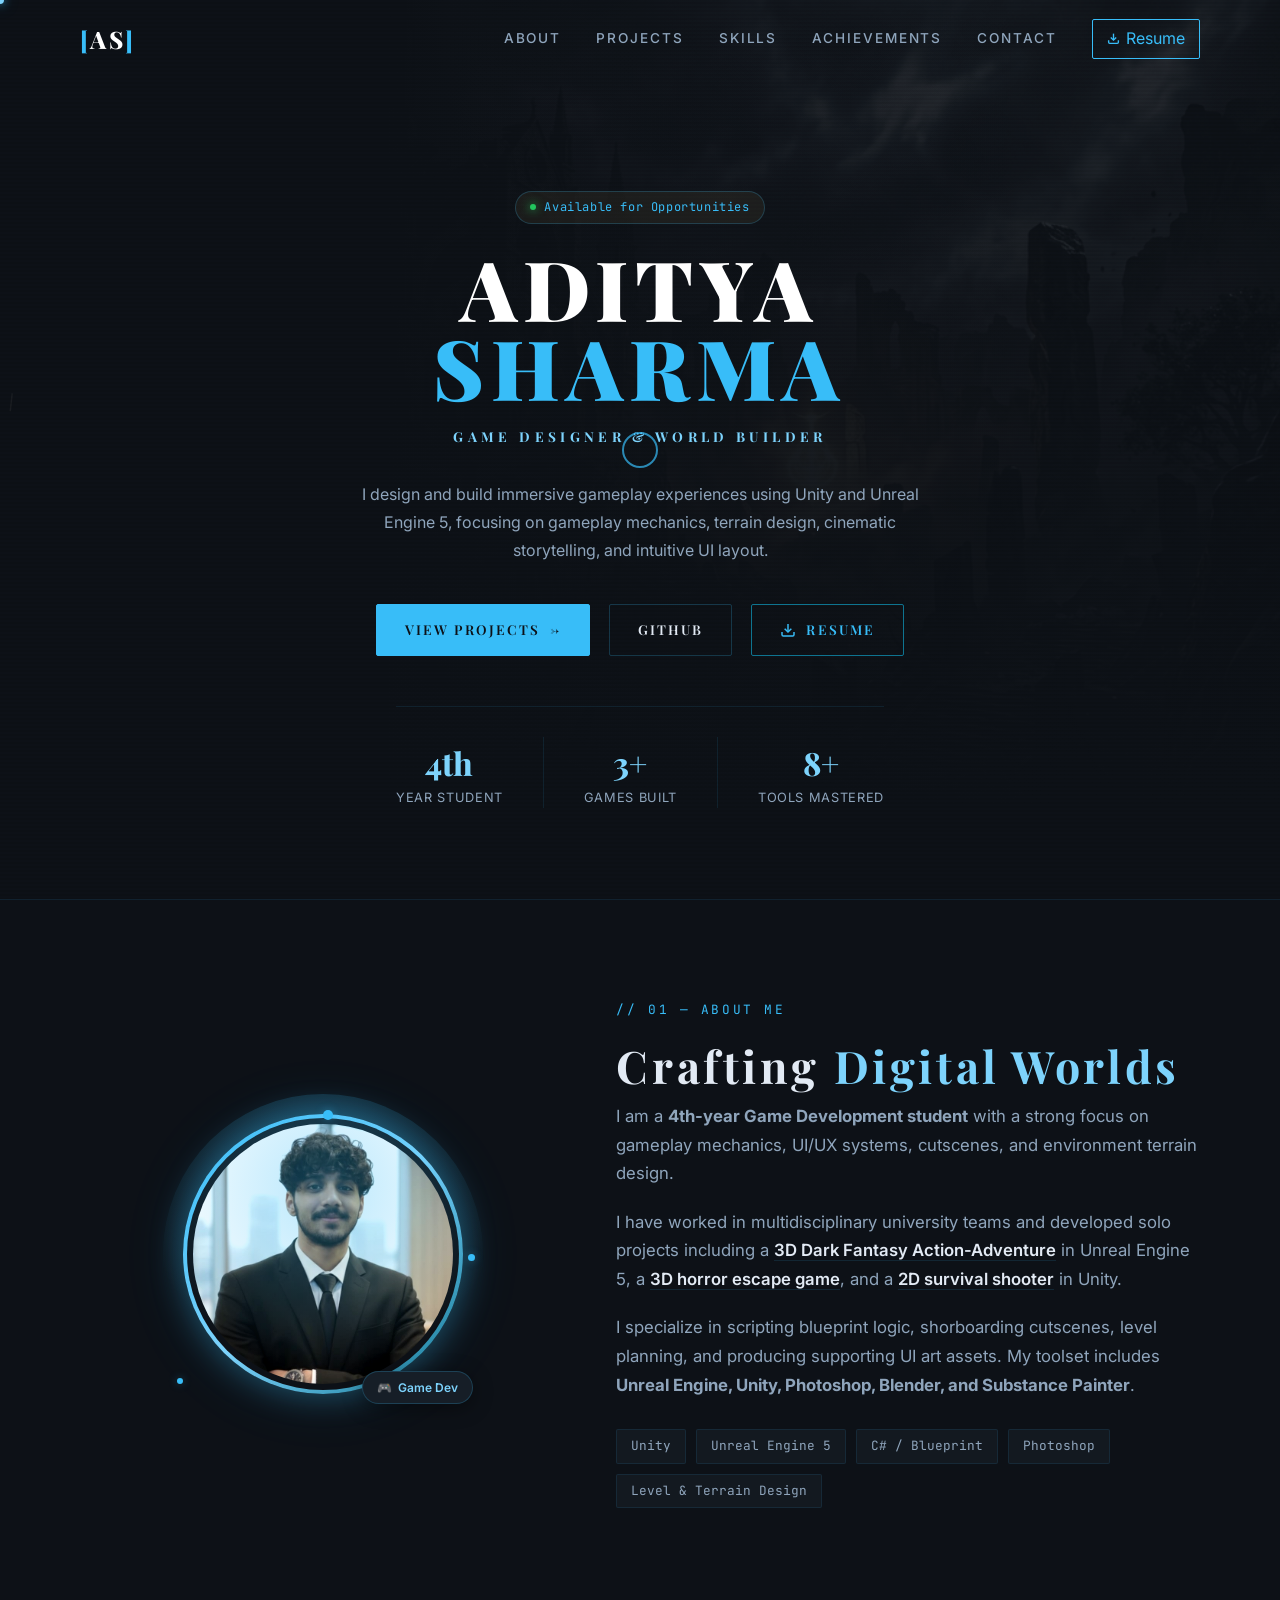
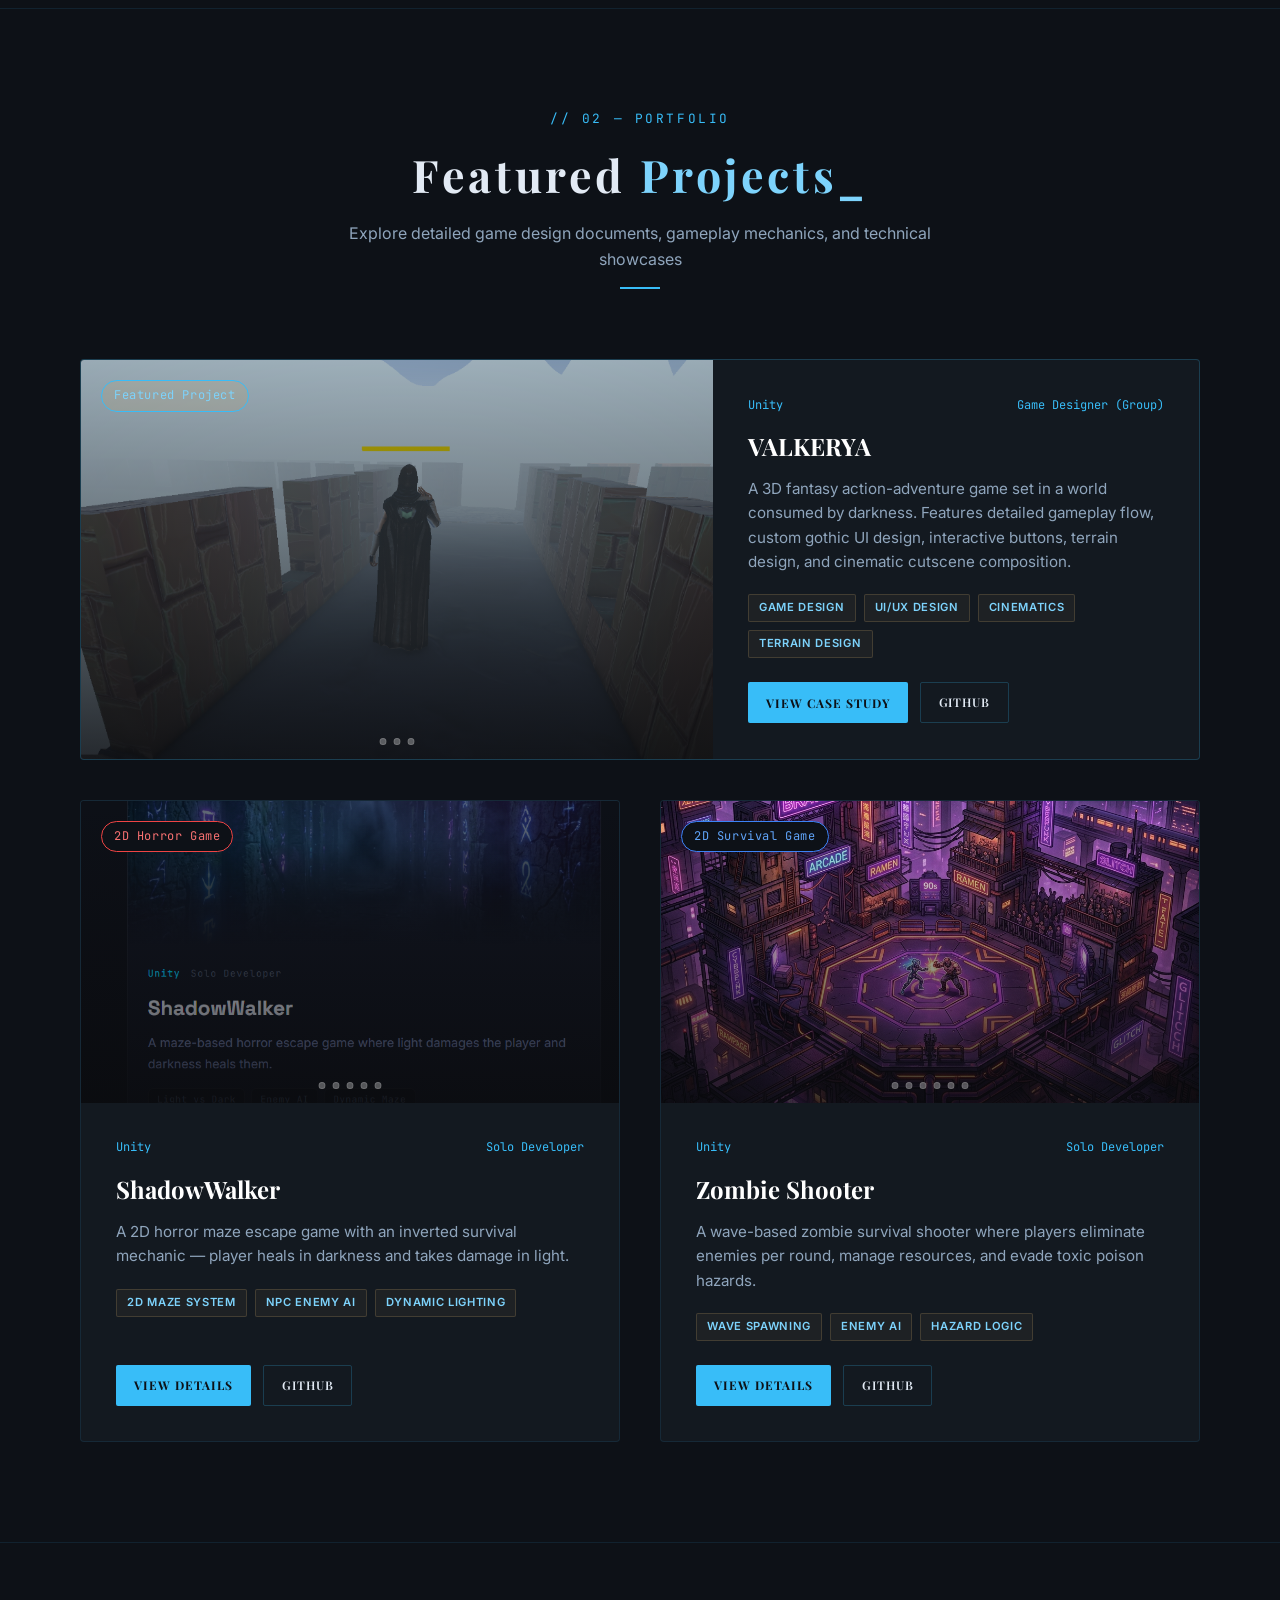
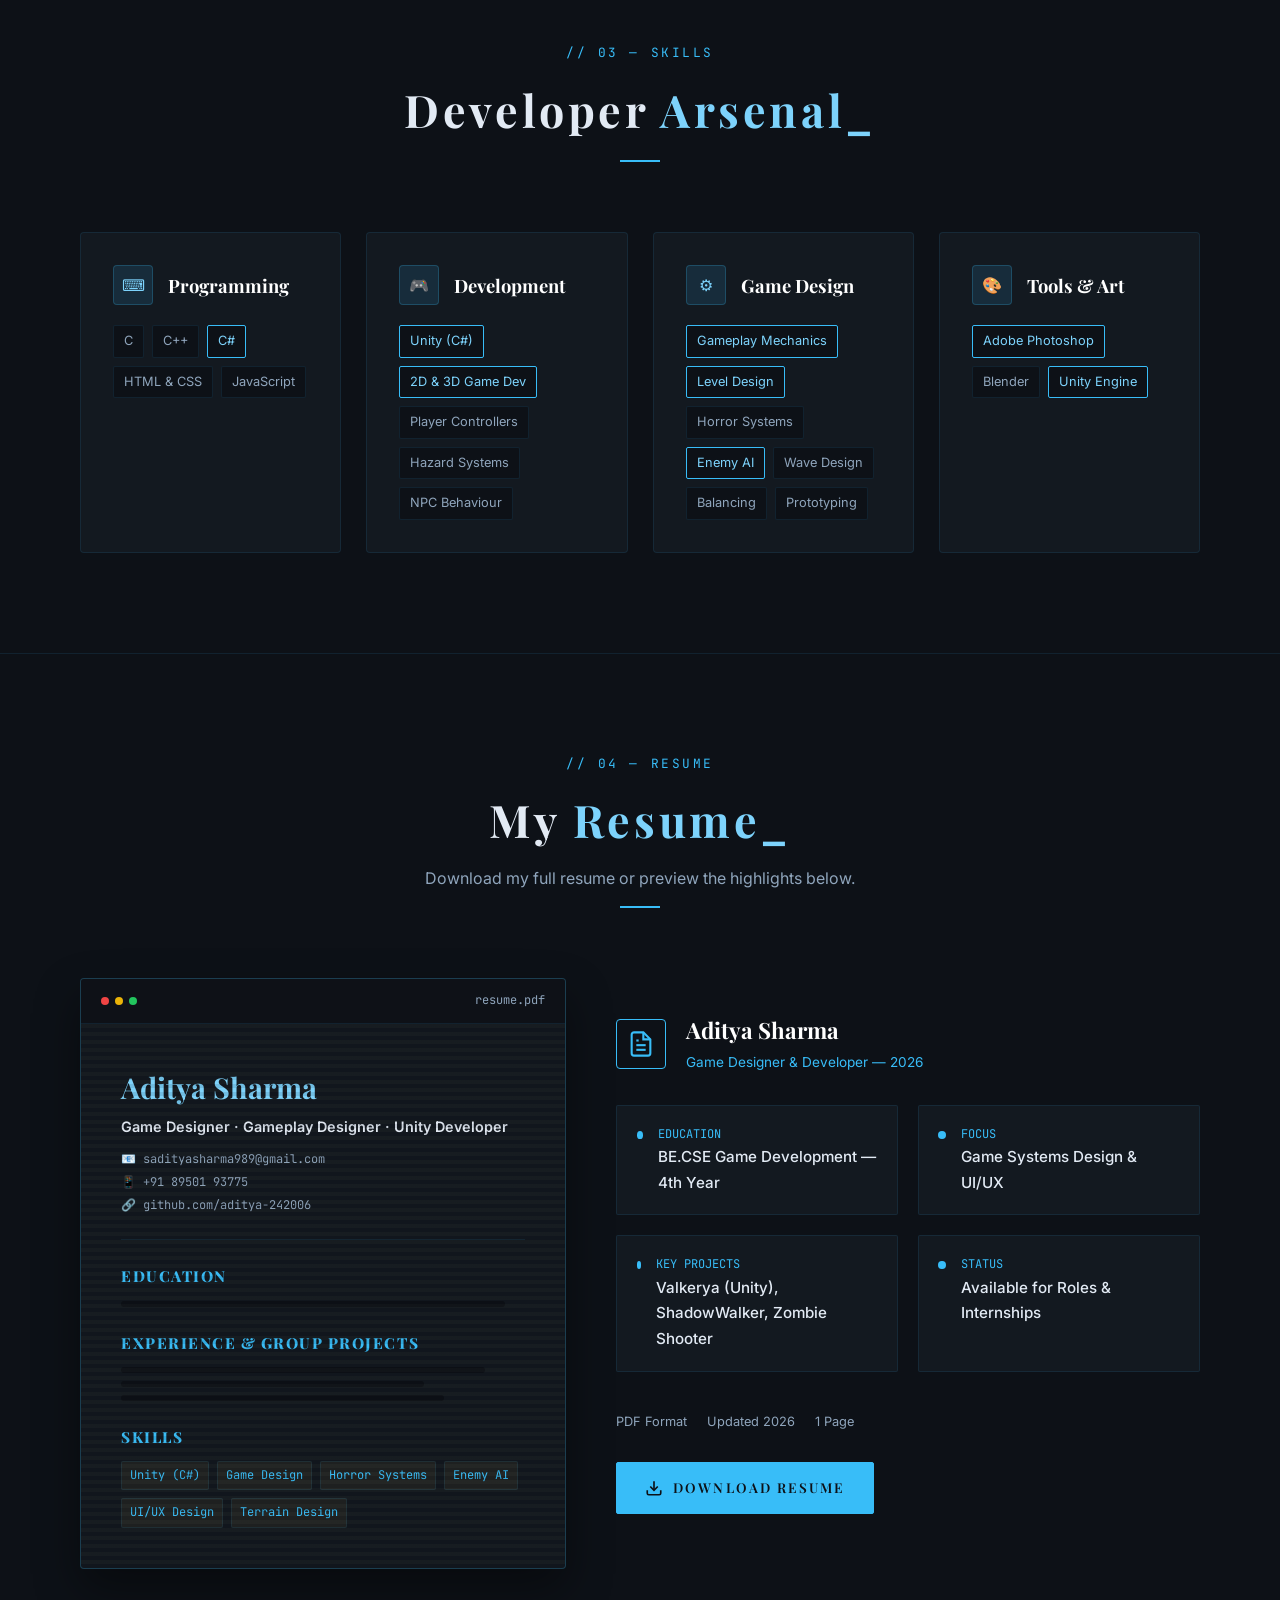
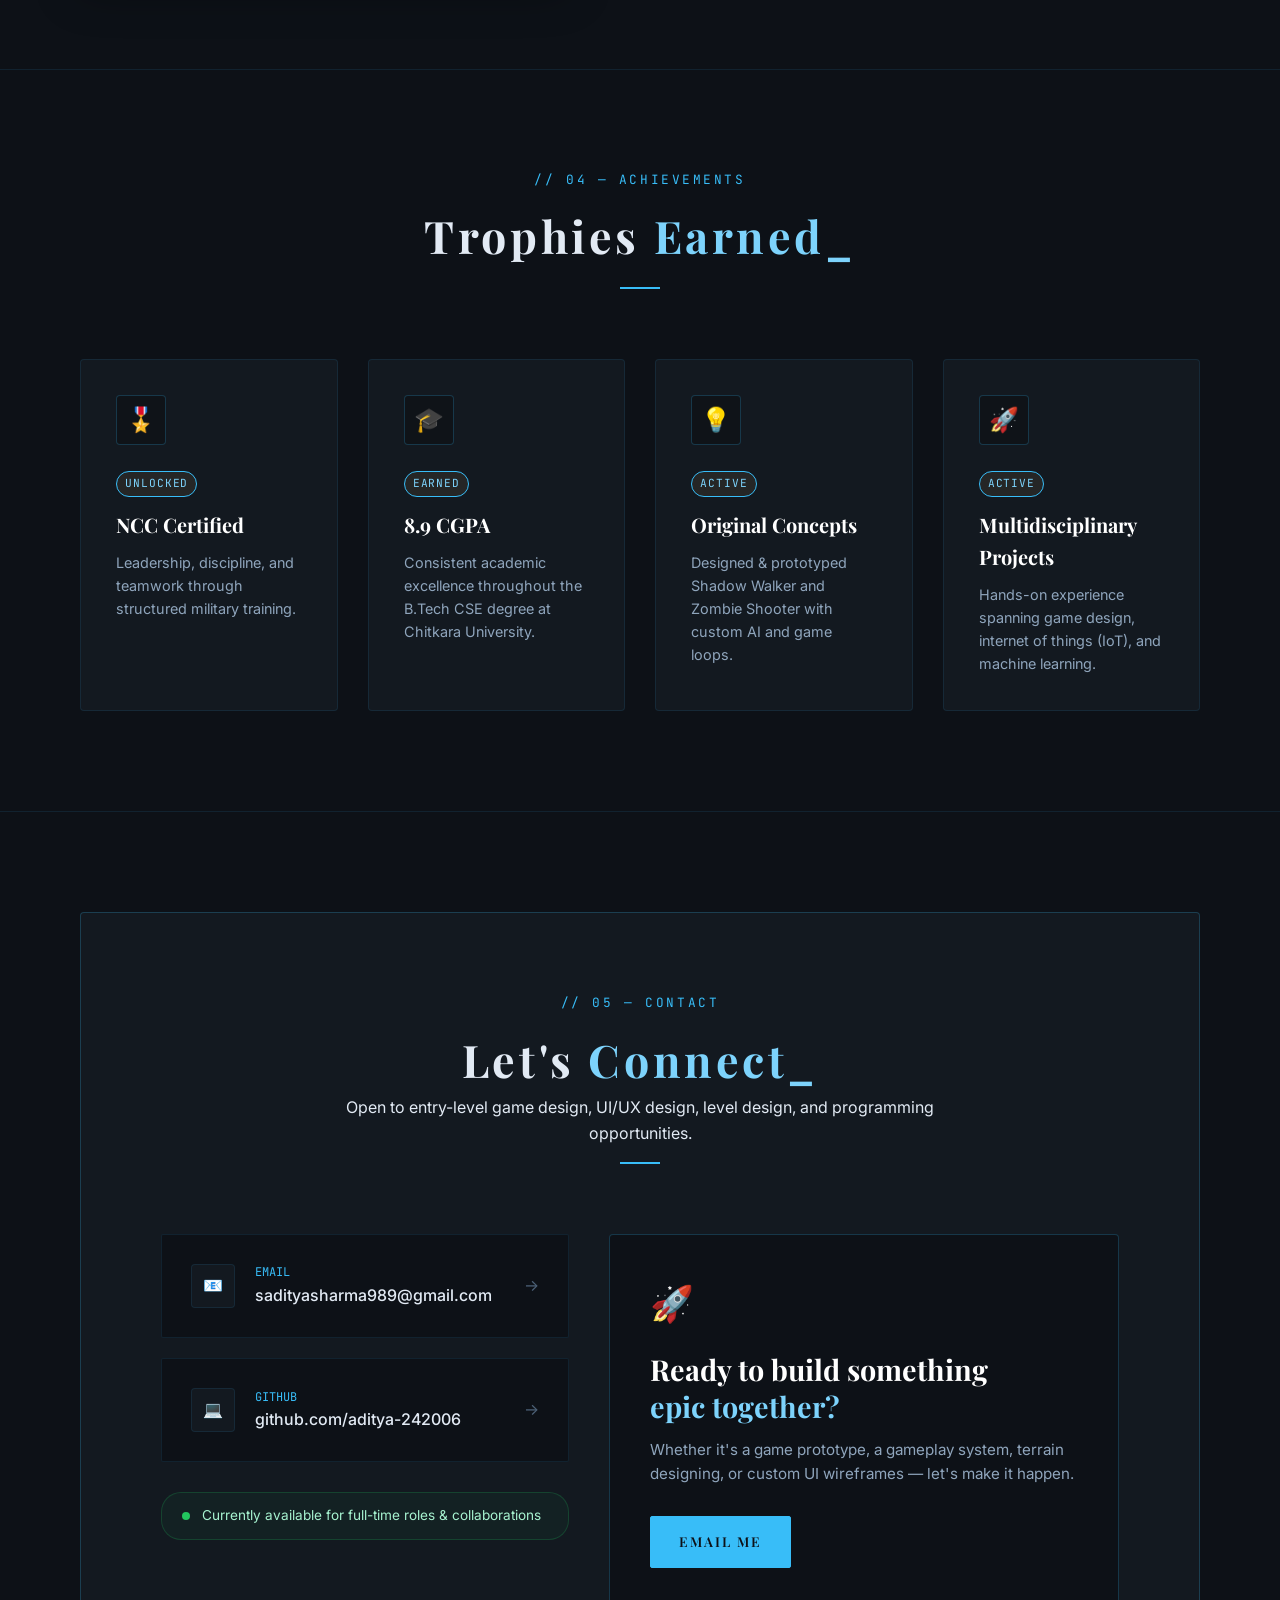
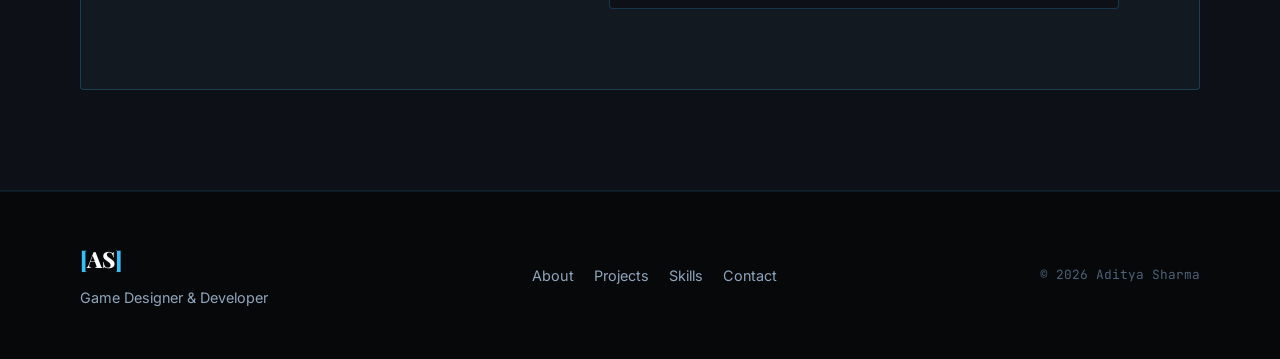
<file: index.html>
<!DOCTYPE html>
<html lang="en">

<head>
  <meta charset="UTF-8" />
  <meta name="viewport" content="width=device-width, initial-scale=1.0" />
  <meta name="description"
    content="Aditya Sharma – Game Developer & Designer. Unity & Unreal Engine. Immersive gameplay experiences, dark fantasy action-adventure, 3D horror games, and player-driven systems." />
  <title>Aditya Sharma | Game Developer & Designer</title>
  <link rel="preconnect" href="https://fonts.googleapis.com" />
  <link rel="preconnect" href="https://fonts.gstatic.com" crossorigin />
  <link rel="stylesheet" href="style.css" />
</head>

<body>

  <!-- ===== CLICK SPARK CANVAS ===== -->
  <canvas id="clickCanvas"></canvas>

  <!-- ===== NAVIGATION ===== -->
  <nav id="navbar">
    <div class="nav-inner">
      <a href="#hero" class="nav-logo">
        <span class="logo-bracket">[</span>AS<span class="logo-bracket">]</span>
      </a>
      <div class="nav-links">
        <a href="#about" class="nav-link" data-section="about">About</a>
        <a href="#projects" class="nav-link" data-section="projects">Projects</a>
        <a href="#skills" class="nav-link" data-section="skills">Skills</a>
        <a href="#achievements" class="nav-link" data-section="achievements">Achievements</a>
        <a href="#contact" class="nav-link" data-section="contact">Contact</a>
        <a href="assets/resume.pdf" download="Aditya_Resume.pdf" class="nav-resume-link" id="navResume">
          <svg width="13" height="13" viewBox="0 0 24 24" fill="none" stroke="currentColor" stroke-width="2.5">
            <path d="M21 15v4a2 2 0 0 1-2 2H5a2 2 0 0 1-2-2v-4" />
            <polyline points="7 10 12 15 17 10" />
            <line x1="12" y1="15" x2="12" y2="3" />
          </svg>
          Resume
        </a>
      </div>
      <button class="nav-hamburger" id="hamburger" aria-label="Menu">
        <span></span><span></span><span></span>
      </button>
    </div>
    <div class="nav-mobile" id="mobileMenu">
      <a href="#about" class="mobile-link">About</a>
      <a href="#projects" class="mobile-link">Projects</a>
      <a href="#skills" class="mobile-link">Skills</a>
      <a href="#achievements" class="mobile-link">Achievements</a>
      <a href="#contact" class="mobile-link">Contact</a>
      <a href="assets/resume.pdf" download="Aditya_Resume.pdf" class="mobile-link">📄 Resume</a>
    </div>
  </nav>

  <!-- ===== HERO SECTION ===== -->
  <section id="hero" class="hero-section">
    <!-- Background image -->
    <div class="hero-bg">
      <img src="assets/valkerya_hero.png" alt="VALKERYA Cinematic Landscape" class="hero-bg-img" />
      <canvas id="rainCanvas"></canvas>
      <div class="hero-bg-overlay"></div>
      <div class="hero-scan-lines"></div>
    </div>

    <!-- Centered content -->
    <div class="hero-content hero-content--centered">

      <div class="hero-tag reveal-up">
        <span class="tag-dot"></span>
        <span>Available for Opportunities</span>
      </div>
      <h1 class="hero-name reveal-up">
        Aditya <span class="name-accent">Sharma</span>
      </h1>
      <div class="hero-role reveal-up">
        <span class="role-divider"></span>
        <span class="role-text">Game Designer &amp; World Builder</span>
        <span class="role-divider"></span>
      </div>
      <p class="hero-tagline reveal-up">
        I design and build immersive gameplay experiences using Unity and Unreal Engine 5, focusing on gameplay
        mechanics, terrain design, cinematic storytelling, and intuitive UI layout.
      </p>
      <div class="hero-btns reveal-up">
        <a href="#projects" class="btn btn-primary" id="heroViewProjects">
          <span class="btn-text">View Projects</span>
          <span class="btn-icon">→</span>
        </a>
        <a href="https://github.com/aditya-242006" target="_blank" rel="noopener noreferrer" class="btn btn-ghost"
          id="heroGithub">
          GitHub
        </a>
        <a href="assets/resume.pdf" download="Aditya_Resume.pdf" class="btn btn-resume" id="heroResume">
          <svg width="16" height="16" viewBox="0 0 24 24" fill="none" stroke="currentColor" stroke-width="2.2">
            <path d="M21 15v4a2 2 0 0 1-2 2H5a2 2 0 0 1-2-2v-4" />
            <polyline points="7 10 12 15 17 10" />
            <line x1="12" y1="15" x2="12" y2="3" />
          </svg>
          Resume
        </a>
      </div>
      <div class="hero-stats reveal-up">
        <div class="stat-item">
          <span class="stat-num">4th</span>
          <span class="stat-label">Year Student</span>
        </div>
        <div class="stat-divider"></div>
        <div class="stat-item">
          <span class="stat-num">3+</span>
          <span class="stat-label">Games Built</span>
        </div>
        <div class="stat-divider"></div>
        <div class="stat-item">
          <span class="stat-num">8+</span>
          <span class="stat-label">Tools Mastered</span>
        </div>
      </div>
    </div>


  </section>

  <!-- ===== ABOUT SECTION ===== -->
  <section id="about" class="section about-section">
    <div class="container">
      <div class="about-grid">
        <!-- Left: Profile Photo -->
        <div class="about-visual reveal-left">
          <div class="profile-photo-frame">
            <div class="profile-ring-outer">
              <div class="profile-ring-inner">
                <img src="assets/profile.png" alt="Aditya Sharma" class="profile-photo" />
              </div>
            </div>
            <div class="profile-glow"></div>
            <div class="profile-badge">
              <span>🎮</span>
              <span>Game Dev</span>
            </div>
            <div class="profile-dot dot-1"></div>
            <div class="profile-dot dot-2"></div>
            <div class="profile-dot dot-3"></div>
          </div>
        </div>

        <!-- Right: Text -->
        <div class="about-text reveal-right">
          <div class="section-eyebrow">// 01 — About Me</div>
          <h2 class="section-title">Crafting <span class="accent-text">Digital Worlds</span></h2>
          <p class="about-para">
            I am a <strong>4th-year Game Development student</strong> with a strong focus on gameplay mechanics, UI/UX
            systems, cutscenes, and environment terrain design.
          </p>
          <p class="about-para">
            I have worked in multidisciplinary university teams and developed solo projects including a <span
              class="highlight-text">3D Dark Fantasy Action-Adventure</span> in Unreal Engine 5, a <span
              class="highlight-text">3D horror escape game</span>, and a <span class="highlight-text">2D survival
              shooter</span> in Unity.
          </p>
          <p class="about-para">
            I specialize in scripting blueprint logic, shorboarding cutscenes, level planning, and producing supporting
            UI art assets. My toolset includes <strong>Unreal Engine, Unity, Photoshop, Blender, and Substance
              Painter</strong>.
          </p>
          <div class="about-tools">
            <div class="tool-chip">Unity</div>
            <div class="tool-chip">Unreal Engine 5</div>
            <div class="tool-chip">C# / Blueprint</div>
            <div class="tool-chip">Photoshop</div>
            <div class="tool-chip">Level &amp; Terrain Design</div>
          </div>
        </div>
      </div>
    </div>
  </section>

  <!-- ===== PROJECTS SECTION ===== -->
  <section id="projects" class="section projects-section">
    <div class="container">
      <div class="section-head reveal-up">
        <div class="section-eyebrow">// 02 — Portfolio</div>
        <h2 class="section-title">Featured <span class="accent-text">Projects_</span></h2>
        <p class="section-sub">Explore detailed game design documents, gameplay mechanics, and technical showcases</p>
      </div>

      <div class="projects-grid">

        <!-- Project 1: Featured VALKERYA (Unity) -->
        <div class="project-card featured-card reveal-up" id="card-valkerya">
          <div class="card-img-wrapper">
            <!-- Valkerya auto slideshow -->
            <div class="vk-slideshow">
              <div class="vk-slide vk-slide-0"></div>
              <div class="vk-slide vk-slide-1"></div>
              <div class="vk-slide vk-slide-2"></div>
            </div>
            <div class="card-img-overlay"></div>
            <div class="card-badge featured-badge">Featured Project</div>
            <!-- slide dots -->
            <div class="vk-card-dots">
              <span class="vk-cdot"></span>
              <span class="vk-cdot"></span>
              <span class="vk-cdot"></span>
            </div>
            <div class="card-hover-cta">
              <span>Explore Case Study →</span>
            </div>
          </div>
          <div class="card-body">
            <div class="card-meta">
              <span class="card-engine">Unity</span>
              <span class="card-role">Game Designer (Group)</span>
            </div>
            <h3 class="card-title">VALKERYA</h3>
            <p class="card-desc">A 3D fantasy action-adventure game set in a world consumed by darkness. Features
              detailed gameplay flow, custom gothic UI design, interactive buttons, terrain design, and cinematic
              cutscene composition.</p>
            <div class="card-tags">
              <span>Game Design</span>
              <span>UI/UX Design</span>
              <span>Cinematics</span>
              <span>Terrain Design</span>
            </div>
            <div class="card-actions" onclick="event.stopPropagation()">
              <button class="card-btn-primary" onclick="window.location.href='valkerya.html'">View Case Study</button>
              <a href="https://github.com/aditya-242006/valkerya" target="_blank" rel="noopener noreferrer"
                class="card-btn-ghost">
                GitHub
              </a>
            </div>
          </div>
        </div>

        <!-- Project 2: ShadowWalker -->
        <div class="project-card reveal-up" id="card-shadowwalker" onclick="openProjectModal('shadowwalker')">
          <div class="card-img-wrapper">
            <!-- ShadowWalker auto slideshow -->
            <div class="sw-slideshow">
              <div class="sw-slide sw-slide-0"></div>
              <div class="sw-slide sw-slide-1"></div>
              <div class="sw-slide sw-slide-2"></div>
              <div class="sw-slide sw-slide-3"></div>
              <div class="sw-slide sw-slide-4"></div>
            </div>
            <div class="card-img-overlay"></div>
            <div class="card-badge horror">2D Horror Game</div>
            <!-- slide dots -->
            <div class="sw-card-dots">
              <span class="sw-cdot" data-idx="0"></span>
              <span class="sw-cdot" data-idx="1"></span>
              <span class="sw-cdot" data-idx="2"></span>
              <span class="sw-cdot" data-idx="3"></span>
              <span class="sw-cdot" data-idx="4"></span>
            </div>
            <div class="card-hover-cta">
              <span>Explore Details →</span>
            </div>
          </div>
          <div class="card-body">
            <div class="card-meta">
              <span class="card-engine">Unity</span>
              <span class="card-role">Solo Developer</span>
            </div>
            <h3 class="card-title">ShadowWalker</h3>
            <p class="card-desc">A 2D horror maze escape game with an inverted survival mechanic — player heals in darkness and takes damage in light.</p>
            <div class="card-tags">
              <span>2D Maze System</span>
              <span>NPC Enemy AI</span>
              <span>Dynamic Lighting</span>
            </div>
            <div class="card-actions" onclick="event.stopPropagation()">
              <button class="card-btn-primary" onclick="openProjectModal('shadowwalker')">View Details</button>
              <a href="https://github.com/aditya-242006/ShadowWalkerFullGame" target="_blank" rel="noopener noreferrer"
                class="card-btn-ghost">
                GitHub
              </a>
            </div>
          </div>
        </div>

        <!-- Project 3: Zombie Shooter -->
        <div class="project-card reveal-up" id="card-zombie" onclick="openProjectModal('zombie')">
          <div class="card-img-wrapper">
            <!-- Zombie Shooter auto slideshow -->
            <div class="zs-slideshow">
              <div class="zs-slide zs-slide-0"></div>
              <div class="zs-slide zs-slide-1"></div>
              <div class="zs-slide zs-slide-2"></div>
              <div class="zs-slide zs-slide-3"></div>
              <div class="zs-slide zs-slide-4"></div>
              <div class="zs-slide zs-slide-5"></div>
            </div>
            <div class="card-img-overlay"></div>
            <div class="card-badge survival">2D Survival Game</div>
            <!-- slide dots -->
            <div class="zs-card-dots">
              <span class="zs-cdot"></span>
              <span class="zs-cdot"></span>
              <span class="zs-cdot"></span>
              <span class="zs-cdot"></span>
              <span class="zs-cdot"></span>
              <span class="zs-cdot"></span>
            </div>
            <div class="card-hover-cta">
              <span>Explore Details →</span>
            </div>
          </div>
          <div class="card-body">
            <div class="card-meta">
              <span class="card-engine">Unity</span>
              <span class="card-role">Solo Developer</span>
            </div>
            <h3 class="card-title">Zombie Shooter</h3>
            <p class="card-desc">A wave-based zombie survival shooter where players eliminate enemies per round, manage resources, and evade toxic poison hazards.</p>
            <div class="card-tags">
              <span>Wave Spawning</span>
              <span>Enemy AI</span>
              <span>Hazard Logic</span>
            </div>
            <div class="card-actions" onclick="event.stopPropagation()">
              <button class="card-btn-primary" onclick="openProjectModal('zombie')">View Details</button>
              <a href="https://github.com/aditya-242006/zombieshooter" target="_blank" rel="noopener noreferrer"
                class="card-btn-ghost">
                GitHub
              </a>
            </div>
          </div>
        </div>

      </div>
    </div>
  </section>

  <!-- ===== SKILLS SECTION ===== -->
  <section id="skills" class="section skills-section">
    <div class="container">
      <div class="section-head reveal-up">
        <div class="section-eyebrow">// 03 — Skills</div>
        <h2 class="section-title">Developer <span class="accent-text">Arsenal_</span></h2>
      </div>

      <div class="skills-grid">

        <!-- Programming Languages -->
        <div class="skill-card reveal-up">
          <div class="skill-card-header">
            <div class="skill-icon-wrap">
              <span>⌨</span>
            </div>
            <h3>Programming</h3>
          </div>
          <div class="skill-items">
            <div class="skill-pill">C</div>
            <div class="skill-pill">C++</div>
            <div class="skill-pill active">C#</div>
            <div class="skill-pill">HTML &amp; CSS</div>
            <div class="skill-pill">JavaScript</div>
          </div>
        </div>

        <!-- Development -->
        <div class="skill-card reveal-up">
          <div class="skill-card-header">
            <div class="skill-icon-wrap">
              <span>🎮</span>
            </div>
            <h3>Development</h3>
          </div>
          <div class="skill-items">
            <div class="skill-pill active">Unity (C#)</div>
            <div class="skill-pill active">2D &amp; 3D Game Dev</div>
            <div class="skill-pill">Player Controllers</div>
            <div class="skill-pill">Hazard Systems</div>
            <div class="skill-pill">NPC Behaviour</div>
          </div>
        </div>

        <!-- Game Design specialties -->
        <div class="skill-card reveal-up">
          <div class="skill-card-header">
            <div class="skill-icon-wrap">
              <span>⚙</span>
            </div>
            <h3>Game Design</h3>
          </div>
          <div class="skill-items">
            <div class="skill-pill active">Gameplay Mechanics</div>
            <div class="skill-pill active">Level Design</div>
            <div class="skill-pill">Horror Systems</div>
            <div class="skill-pill active">Enemy AI</div>
            <div class="skill-pill">Wave Design</div>
            <div class="skill-pill">Balancing</div>
            <div class="skill-pill">Prototyping</div>
          </div>
        </div>

        <!-- Tools & Art -->
        <div class="skill-card reveal-up">
          <div class="skill-card-header">
            <div class="skill-icon-wrap">
              <span>🎨</span>
            </div>
            <h3>Tools &amp; Art</h3>
          </div>
          <div class="skill-items">
            <div class="skill-pill active">Adobe Photoshop</div>
            <div class="skill-pill">Blender</div>
            <div class="skill-pill active">Unity Engine</div>
          </div>
        </div>

      </div>
    </div>
  </section>

  <!-- ===== RESUME SECTION ===== -->
  <section id="resume" class="section resume-section">
    <div class="container">
      <div class="section-head reveal-up">
        <div class="section-eyebrow">// 04 — Resume</div>
        <h2 class="section-title">My <span class="accent-text">Resume_</span></h2>
        <p class="section-sub">Download my full resume or preview the highlights below.</p>
      </div>

      <div class="resume-panel reveal-up">

        <!-- Left: Resume Preview Card -->
        <div class="resume-preview-col">
          <div class="resume-doc-card">
            <!-- Fake document header -->
            <div class="rdoc-header">
              <div class="rdoc-dots">
                <span class="rdoc-dot red"></span>
                <span class="rdoc-dot yellow"></span>
                <span class="rdoc-dot green"></span>
              </div>
              <span class="rdoc-filename">resume.pdf</span>
            </div>
            <!-- Document body preview -->
            <div class="rdoc-body">
              <div class="rdoc-name">Aditya Sharma</div>
              <div class="rdoc-title">Game Designer · Gameplay Designer · Unity Developer</div>
              <div class="rdoc-contact">
                <span>📧 sadityasharma989@gmail.com</span>
                <span>📱 +91 89501 93775</span>
                <span>🔗 github.com/aditya-242006</span>
              </div>
              <div class="rdoc-divider"></div>
              <div class="rdoc-section-title">EDUCATION</div>
              <div class="rdoc-lines">
                <div class="rdoc-line w-95"></div>
              </div>
              <div class="rdoc-section-title">EXPERIENCE &amp; GROUP PROJECTS</div>
              <div class="rdoc-lines">
                <div class="rdoc-line w-90"></div>
                <div class="rdoc-line w-75"></div>
                <div class="rdoc-line w-80"></div>
              </div>
              <div class="rdoc-section-title">SKILLS</div>
              <div class="rdoc-chips">
                <span class="rdoc-chip">Unity (C#)</span>
                <span class="rdoc-chip">Game Design</span>
                <span class="rdoc-chip">Horror Systems</span>
                <span class="rdoc-chip">Enemy AI</span>
                <span class="rdoc-chip">UI/UX Design</span>
                <span class="rdoc-chip">Terrain Design</span>
              </div>
              <div class="rdoc-scan-overlay"></div>
            </div>
          </div>
        </div>

        <!-- Right: Info + Download -->
        <div class="resume-info-col">
          <div class="resume-info-header">
            <div class="resume-icon-wrap">
              <svg width="28" height="28" viewBox="0 0 24 24" fill="none" stroke="currentColor" stroke-width="1.8">
                <path d="M14 2H6a2 2 0 0 0-2 2v16a2 2 0 0 0 2 2h12a2 2 0 0 0 2-2V8z" />
                <polyline points="14 2 14 8 20 8" />
                <line x1="16" y1="13" x2="8" y2="13" />
                <line x1="16" y1="17" x2="8" y2="17" />
                <polyline points="10 9 9 9 8 9" />
              </svg>
            </div>
            <div>
              <h3>Aditya Sharma</h3>
              <span>Game Designer &amp; Developer — 2026</span>
            </div>
          </div>

          <div class="resume-highlights">
            <div class="rh-item">
              <span class="rh-dot"></span>
              <div>
                <span class="rh-label">Education</span>
                <span class="rh-value">BE.CSE Game Development — 4th Year</span>
              </div>
            </div>
            <div class="rh-item">
              <span class="rh-dot"></span>
              <div>
                <span class="rh-label">Focus</span>
                <span class="rh-value">Game Systems Design &amp; UI/UX</span>
              </div>
            </div>
            <div class="rh-item">
              <span class="rh-dot"></span>
              <div>
                <span class="rh-label">Key Projects</span>
                <span class="rh-value">Valkerya (Unity), ShadowWalker, Zombie Shooter</span>
              </div>
            </div>
            <div class="rh-item">
              <span class="rh-dot"></span>
              <div>
                <span class="rh-label">Status</span>
                <span class="rh-value">Available for Roles &amp; Internships</span>
              </div>
            </div>
          </div>

          <div class="resume-file-meta">
            <div class="rfm-item">
              <span>PDF Format</span>
            </div>
            <div class="rfm-item">
              <span>Updated 2026</span>
            </div>
            <div class="rfm-item">
              <span>1 Page</span>
            </div>
          </div>

          <div class="resume-actions">
            <a href="assets/resume.pdf" download="Aditya_Resume.pdf" class="btn btn-primary resume-dl-btn"
              id="resumeDownload">
              <svg width="18" height="18" viewBox="0 0 24 24" fill="none" stroke="currentColor" stroke-width="2.2">
                <path d="M21 15v4a2 2 0 0 1-2 2H5a2 2 0 0 1-2-2v-4" />
                <polyline points="7 10 12 15 17 10" />
                <line x1="12" y1="15" x2="12" y2="3" />
              </svg>
              <span>Download Resume</span>
            </a>
          </div>
        </div>

      </div>
    </div>
  </section>

  <!-- ===== ACHIEVEMENTS SECTION =====-->
  <section id="achievements" class="section achievements-section">
    <div class="container">
      <div class="section-head reveal-up">
        <div class="section-eyebrow">// 04 — Achievements</div>
        <h2 class="section-title">Trophies <span class="accent-text">Earned_</span></h2>
      </div>

      <div class="achievements-row">
        <div class="achievement-card reveal-up">
          <div class="ach-icon-wrap">
            <span class="ach-icon">🎖️</span>
          </div>
          <div class="ach-content">
            <div class="ach-badge unlocked">UNLOCKED</div>
            <h3 class="ach-title">NCC Certified</h3>
            <p class="ach-desc">Leadership, discipline, and teamwork through structured military training.</p>
          </div>
        </div>

        <div class="achievement-card reveal-up">
          <div class="ach-icon-wrap">
            <span class="ach-icon">🎓</span>
          </div>
          <div class="ach-content">
            <div class="ach-badge unlocked">EARNED</div>
            <h3 class="ach-title">8.9 CGPA</h3>
            <p class="ach-desc">Consistent academic excellence throughout the B.Tech CSE degree at Chitkara University.</p>
          </div>
        </div>

        <div class="achievement-card reveal-up">
          <div class="ach-icon-wrap">
            <span class="ach-icon">💡</span>
          </div>
          <div class="ach-content">
            <div class="ach-badge unlocked">ACTIVE</div>
            <h3 class="ach-title">Original Concepts</h3>
            <p class="ach-desc">Designed & prototyped Shadow Walker and Zombie Shooter with custom AI and game loops.</p>
          </div>
        </div>

        <div class="achievement-card reveal-up">
          <div class="ach-icon-wrap">
            <span class="ach-icon">🚀</span>
          </div>
          <div class="ach-content">
            <div class="ach-badge unlocked">ACTIVE</div>
            <h3 class="ach-title">Multidisciplinary Projects</h3>
            <p class="ach-desc">Hands-on experience spanning game design, internet of things (IoT), and machine learning.</p>
          </div>
        </div>
      </div>
    </div>
  </section>

  <!-- ===== CONTACT SECTION ===== -->
  <section id="contact" class="section contact-section">
    <div class="container">
      <div class="contact-inner">
        <div class="section-head reveal-up">
          <div class="section-eyebrow">// 05 — Contact</div>
          <h2 class="section-title">Let's <span class="accent-text">Connect_</span></h2>
          <p class="contact-sub">Open to entry-level game design, UI/UX design, level design, and programming
            opportunities.</p>
        </div>

        <div class="contact-grid">
          <!-- Contact Links -->
          <div class="contact-links reveal-left">
            <a href="mailto:sadityasharma989@gmail.com" class="contact-card" id="contactEmail">
              <div class="cc-icon">
                📧
              </div>
              <div class="cc-text">
                <span class="cc-label">Email</span>
                <span class="cc-value">sadityasharma989@gmail.com</span>
              </div>
              <span class="cc-arrow">→</span>
            </a>

            <a href="https://github.com/aditya-242006" target="_blank" rel="noopener noreferrer" class="contact-card"
              id="contactGithub">
              <div class="cc-icon">
                💻
              </div>
              <div class="cc-text">
                <span class="cc-label">GitHub</span>
                <span class="cc-value">github.com/aditya-242006</span>
              </div>
              <span class="cc-arrow">→</span>
            </a>

            <div class="contact-status">
              <div class="status-pulse-dot"></div>
              <span>Currently available for full-time roles &amp; collaborations</span>
            </div>
          </div>

          <!-- CTA Block -->
          <div class="contact-cta reveal-right">
            <div class="cta-block">
              <div class="cta-icon-large">🚀</div>
              <h3>Ready to build something<br /><span class="accent-text">epic together?</span></h3>
              <p>Whether it's a game prototype, a gameplay system, terrain designing, or custom UI wireframes — let's
                make it happen.</p>
              <div class="cta-buttons">
                <a href="mailto:sadityasharma989@gmail.com" class="btn btn-primary">
                  <span class="btn-text">Email Me</span>
                </a>
              </div>
            </div>
          </div>
        </div>
      </div>
    </div>
  </section>

  <!-- ===== FOOTER ===== -->
  <footer class="site-footer">
    <div class="container">
      <div class="footer-inner">
        <div class="footer-left">
          <a href="#hero" class="footer-logo"><span class="logo-bracket">[</span>AS<span
              class="logo-bracket">]</span></a>
          <p>Game Designer &amp; Developer</p>
        </div>
        <div class="footer-links">
          <a href="#about">About</a>
          <a href="#projects">Projects</a>
          <a href="#skills">Skills</a>
          <a href="#contact">Contact</a>
        </div>
        <div class="footer-right">
          <span>© 2026 Aditya Sharma</span>
        </div>
      </div>
    </div>
  </footer>

  <!-- ===== PROJECT MODALS ===== -->

  <!-- ShadowWalker Modal -->
  <div class="modal-overlay" id="modal-shadowwalker" onclick="closeModal(event)">
    <div class="modal-panel" onclick="event.stopPropagation()">
      <button class="modal-close" onclick="closeProjectModal('shadowwalker')">✕</button>
      <div class="modal-layout">
        <div class="modal-visual">
          <div class="modal-img-wrap">
            <div class="sw-slideshow">
              <div class="sw-slide sw-slide-0"></div>
              <div class="sw-slide sw-slide-1"></div>
              <div class="sw-slide sw-slide-2"></div>
              <div class="sw-slide sw-slide-3"></div>
              <div class="sw-slide sw-slide-4"></div>
            </div>
            <div class="sw-card-dots">
              <span class="sw-cdot" data-idx="0"></span>
              <span class="sw-cdot" data-idx="1"></span>
              <span class="sw-cdot" data-idx="2"></span>
              <span class="sw-cdot" data-idx="3"></span>
              <span class="sw-cdot" data-idx="4"></span>
            </div>
            <div class="modal-img-overlay"></div>
          </div>
          <div class="modal-tech-stack">
            <span class="tech-tag">Unity</span>
            <span class="tech-tag">C#</span>
            <span class="tech-tag">2D Horror</span>
            <span class="tech-tag">NPC Enemy AI</span>
            <span class="tech-tag">Dynamic Lighting</span>
          </div>
        </div>
        <div class="modal-info">
          <div class="modal-header">
            <div class="modal-badge horror">2D Horror Game</div>
            <h2>ShadowWalker</h2>
            <p class="modal-role">Role: <strong>Game Programmer (Solo)</strong> · Engine: <strong>Unity</strong></p>
          </div>
          <p class="modal-desc">A 2D horror maze escape game with an inverted survival mechanic — player heals in darkness and takes damage in light, creating a risk-reward dynamic that flips conventional expectations.</p>
          <div class="modal-features">
            <h4>Key Features</h4>
            <ul>
              <li><span class="feat-icon">🗝️</span> <strong>Horror Escape:</strong> Child protagonist navigates procedural dark mazes, collecting keys to reach exits (inspired by Takeshi's Castle).</li>
              <li><span class="feat-icon">⚡</span> <strong>Inverse Health Mechanic:</strong> Player heals in darkness, takes damage in light — a risk-reward dynamic flipping conventional gameplay.</li>
              <li><span class="feat-icon">🚨</span> <strong>Roaming Light Patrols:</strong> Sweeps the maze, forcing players to anticipate light movement and plan safe routes.</li>
              <li><span class="feat-icon">🤖</span> <strong>NPC Enemy AI:</strong> Pursues the player on detection, adding stealth pressure alongside environmental light hazards.</li>
              <li><span class="feat-icon">🌀</span> <strong>Multi-level Progression:</strong> Key-based locked doors that reward exploration and route-planning.</li>
            </ul>
          </div>
          <div class="modal-challenge">
            <div class="challenge-block">
              <h4>⚠️ Challenge</h4>
              <p>Balancing survival mechanics — ensuring light/dark gameplay felt fair yet tense.</p>
            </div>
            <div class="challenge-block solution">
              <h4>✅ Solution</h4>
              <p>Adjusted healing/damage values per difficulty and tuned AI behavior for better gameplay balance through
                extensive playtesting.</p>
            </div>
          </div>
          <div class="modal-actions">
            <a href="https://github.com/aditya-242006/ShadowWalkerFullGame" target="_blank" rel="noopener noreferrer"
              class="btn btn-primary">
              View on GitHub
            </a>
          </div>
        </div>
      </div>
    </div>
  </div>

  <!-- Zombie Shooter Modal -->
  <div class="modal-overlay" id="modal-zombie" onclick="closeModal(event)">
    <div class="modal-panel" onclick="event.stopPropagation()">
      <button class="modal-close" onclick="closeProjectModal('zombie')">✕</button>
      <div class="modal-layout">
        <div class="modal-visual">
          <div class="modal-img-wrap">
            <div class="zs-slideshow">
              <div class="zs-slide zs-slide-0"></div>
              <div class="zs-slide zs-slide-1"></div>
              <div class="zs-slide zs-slide-2"></div>
              <div class="zs-slide zs-slide-3"></div>
              <div class="zs-slide zs-slide-4"></div>
              <div class="zs-slide zs-slide-5"></div>
            </div>
            <div class="zs-card-dots">
              <span class="zs-cdot" data-idx="0"></span>
              <span class="zs-cdot" data-idx="1"></span>
              <span class="zs-cdot" data-idx="2"></span>
              <span class="zs-cdot" data-idx="3"></span>
              <span class="zs-cdot" data-idx="4"></span>
              <span class="zs-cdot" data-idx="5"></span>
            </div>
            <div class="modal-img-overlay"></div>
          </div>
          <div class="modal-tech-stack">
            <span class="tech-tag">Unity</span>
            <span class="tech-tag">C#</span>
            <span class="tech-tag">Wave Spawning</span>
            <span class="tech-tag">Enemy AI</span>
            <span class="tech-tag">Hazard Logic</span>
          </div>
        </div>
        <div class="modal-info">
          <div class="modal-header">
            <div class="modal-badge survival">2D Survival Game</div>
            <h2>Zombie Shooter</h2>
            <p class="modal-role">Role: <strong>Game Programmer (Solo)</strong> · Engine: <strong>Unity</strong></p>
          </div>
          <p class="modal-desc">A wave-based zombie survival shooter where players eliminate enemies per round, manage resources, and evade toxic poison hazards.</p>
          <div class="modal-features">
            <h4>Key Features</h4>
            <ul>
              <li><span class="feat-icon">🌊</span> <strong>Wave-based Survival:</strong> Eliminate all enemies per round to unlock the key and advance to the next level.</li>
              <li><span class="feat-icon">☣️</span> <strong>Dual-Damage System:</strong> Zombies deal contact damage and launch poison bombs that create lingering AoE hazard zones.</li>
              <li><span class="feat-icon">⚖️</span> <strong>Balanced Difficulty Scaling:</strong> Wave scaling that increases zombie count and aggression while maintaining player agency.</li>
              <li><span class="feat-icon">🔄</span> <strong>Core Gameplay Loop:</strong> Built around resource management and spatial awareness: shoot → survive → clear wave → collect key → advance.</li>
            </ul>
          </div>
          <div class="modal-challenge">
            <div class="challenge-block">
              <h4>⚠️ Challenge</h4>
              <p>Managing increasing wave difficulty while keeping gameplay accessible for new players.</p>
            </div>
            <div class="challenge-block solution">
              <h4>✅ Solution</h4>
              <p>Implemented progressive wave scaling with spawn rate curves and enemy health multipliers tied to wave
                number.</p>
            </div>
          </div>
          <div class="modal-actions">
            <a href="https://github.com/aditya-242006/zombieshooter" target="_blank" rel="noopener noreferrer"
              class="btn btn-primary">
              View on GitHub
            </a>
          </div>
        </div>
      </div>
    </div>
  </div>

  <!-- ===== CUSTOM CURSOR ===== -->
  <div id="cursorDot"></div>
  <div id="cursorRing"></div>

  <script src="script.js"></script>
</body>

</html>
</file>
<file: style.css>
/* ========================================================
   ADITYA SHARMA — GAME DESIGN & DEVELOPMENT PORTFOLIO
   Theme: Dark Fantasy · Gold Accents · Editorial Layout
   Inspired by Santa Monica Studio, Riot Games, and Naughty Dog
   ======================================================== */

@import url('https://fonts.googleapis.com/css2?family=Playfair+Display:wght@400;600;700;800;900&family=Inter:wght@300;400;500;600;700;800&family=JetBrains+Mono:wght@400;500;700&display=swap');

/* ===== CSS DESIGN SYSTEM VARIABLES ===== */
:root {
  --bg-primary: #0d1117;
  --bg-secondary: #131920;
  --bg-card: #161e27;
  --bg-card-hover: #1c2736;
  --bg-overlay: rgba(13, 17, 23, 0.93);
  --bg-glass: rgba(19, 25, 32, 0.88);

  /* Calm teal / soft cyan accent */
  --accent-gold: #38bdf8;
  --accent-gold-bright: #7dd3fc;
  --accent-gold-dim: rgba(56, 189, 248, 0.12);
  --accent-bronze: #0e7490;

  --border-subtle: rgba(56, 189, 248, 0.1);
  --border-medium: rgba(56, 189, 248, 0.22);
  --border-strong: rgba(56, 189, 248, 0.45);

  --text-primary: #e2eaf4;
  --text-secondary: #8fa5bc;
  --text-muted: #4d6278;
  --text-white: #ffffff;

  /* Teal glow */
  --glow-color: rgba(56, 189, 248, 0.35);
  --glow-strong: rgba(56, 189, 248, 0.6);

  --font-display: 'Playfair Display', serif;
  --font-body: 'Inter', sans-serif;
  --font-mono: 'JetBrains Mono', monospace;

  --transition-smooth: 0.35s cubic-bezier(0.25, 0.8, 0.25, 1);
  --transition-slow: 0.6s cubic-bezier(0.25, 0.8, 0.25, 1);
  --container-width: 1200px;
}

/* ===== RESET & BASE STYLE ===== */
*, *::before, *::after {
  box-sizing: border-box;
  margin: 0;
  padding: 0;
}

html {
  scroll-behavior: smooth;
  background-color: var(--bg-primary);
  color: var(--text-primary);
  font-family: var(--font-body);
  line-height: 1.6;
  -webkit-font-smoothing: antialiased;
}

body {
  overflow-x: hidden;
  background-color: var(--bg-primary);
}

/* Custom Elegant Scrollbar */
::-webkit-scrollbar {
  width: 8px;
}
::-webkit-scrollbar-track {
  background: var(--bg-primary);
}
::-webkit-scrollbar-thumb {
  background: var(--accent-bronze);
  border-radius: 4px;
}
::-webkit-scrollbar-thumb:hover {
  background: var(--accent-gold);
}

a {
  text-decoration: none;
  color: inherit;
  transition: var(--transition-smooth);
}

ul {
  list-style: none;
}

img {
  display: block;
  max-width: 100%;
  height: auto;
}

button {
  cursor: pointer;
  border: none;
  background: none;
  font-family: inherit;
}

.container {
  max-width: var(--container-width);
  margin: 0 auto;
  padding: 0 2.5rem;
}

/* Generic Section Styles */
.section {
  position: relative;
  padding: 100px 0;
  border-bottom: 1px solid var(--border-subtle);
}

.section-head {
  text-align: center;
  margin-bottom: 70px;
  position: relative;
}

.section-head::after {
  content: '';
  display: block;
  width: 40px;
  height: 2px;
  background-color: var(--accent-gold);
  margin: 15px auto 0;
}

.section-eyebrow {
  font-family: var(--font-mono);
  font-size: 0.8rem;
  color: var(--accent-gold);
  letter-spacing: 0.2em;
  text-transform: uppercase;
  margin-bottom: 10px;
}

.section-title {
  font-family: var(--font-display);
  font-size: clamp(2rem, 3.5vw, 2.8rem);
  font-weight: 700;
  letter-spacing: 0.08em;
  color: var(--text-primary);
}

.accent-text {
  color: var(--accent-gold-bright);
}

.section-sub {
  font-size: 1rem;
  color: var(--text-secondary);
  max-width: 600px;
  margin: 10px auto 0;
}

/* ===== REVEAL ON SCROLL ===== */
.reveal-up, .reveal-left, .reveal-right {
  opacity: 0;
  transition: opacity 1s cubic-bezier(0.25, 0.8, 0.25, 1), transform 1s cubic-bezier(0.25, 0.8, 0.25, 1);
}
.reveal-up { transform: translateY(30px); }
.reveal-left { transform: translateX(-30px); }
.reveal-right { transform: translateX(30px); }

.reveal-up.visible, .reveal-left.visible, .reveal-right.visible {
  opacity: 1;
  transform: translate(0, 0);
}

/* ===== NAVIGATION ===== */
#navbar {
  position: fixed;
  top: 0;
  left: 0;
  right: 0;
  z-index: 100;
  background: transparent;
  border-bottom: 1px solid transparent;
  transition: var(--transition-smooth);
}

#navbar.scrolled {
  background: var(--bg-glass);
  backdrop-filter: blur(12px);
  border-bottom: 1px solid var(--border-subtle);
  padding: 5px 0;
}

.nav-inner {
  max-width: var(--container-width);
  margin: 0 auto;
  padding: 1.2rem 2.5rem;
  display: flex;
  justify-content: space-between;
  align-items: center;
}

.nav-logo {
  font-family: var(--font-display);
  font-size: 1.5rem;
  font-weight: 800;
  color: var(--text-white);
  letter-spacing: 0.1em;
  display: flex;
  align-items: center;
}

.logo-bracket {
  color: var(--accent-gold);
}

.nav-links {
  display: flex;
  align-items: center;
  gap: 2.2rem;
}

.nav-link {
  font-size: 0.85rem;
  font-weight: 500;
  letter-spacing: 0.14em;
  text-transform: uppercase;
  color: var(--text-secondary);
  position: relative;
  padding: 5px 0;
}

.nav-link::after {
  content: '';
  position: absolute;
  bottom: 0;
  left: 0;
  width: 0;
  height: 1px;
  background-color: var(--accent-gold);
  transition: var(--transition-smooth);
}

.nav-link:hover, .nav-link.active {
  color: var(--accent-gold-bright);
}

.nav-link:hover::after, .nav-link.active::after {
  width: 100%;
}

.nav-resume-link {
  display: flex;
  align-items: center;
  gap: 6px;
  border: 1px solid var(--accent-gold);
  padding: 6px 14px;
  border-radius: 2px;
  color: var(--accent-gold);
}

.nav-resume-link:hover {
  background: var(--accent-gold);
  color: var(--bg-primary) !important;
}

.nav-resume-link::after {
  display: none;
}

.nav-hamburger {
  display: none;
  flex-direction: column;
  gap: 5px;
  width: 30px;
}

.nav-hamburger span {
  display: block;
  width: 100%;
  height: 2px;
  background-color: var(--text-primary);
  transition: var(--transition-smooth);
}

/* Mobile menu */
.nav-mobile {
  position: fixed;
  top: 70px;
  left: 0;
  right: 0;
  background: var(--bg-secondary);
  border-bottom: 1px solid var(--border-subtle);
  display: flex;
  flex-direction: column;
  padding: 2rem;
  gap: 1.5rem;
  transform: translateY(-120%);
  transition: var(--transition-smooth);
  z-index: 99;
}

.nav-mobile.open {
  transform: translateY(0);
}

.mobile-link {
  font-family: var(--font-display);
  font-size: 1.2rem;
  letter-spacing: 0.1em;
  text-transform: uppercase;
  text-align: center;
  padding: 10px;
}

/* ===== BUTTONS ===== */
.btn {
  display: inline-flex;
  align-items: center;
  justify-content: center;
  gap: 10px;
  font-family: var(--font-display);
  font-size: 0.85rem;
  font-weight: 600;
  letter-spacing: 0.15em;
  text-transform: uppercase;
  padding: 14px 28px;
  border-radius: 2px;
  transition: var(--transition-smooth);
  position: relative;
  overflow: hidden;
}

.btn-primary {
  background: var(--accent-gold);
  color: var(--bg-primary);
  border: 1px solid var(--accent-gold);
}

.btn-primary:hover {
  background: var(--accent-gold-bright);
  border-color: var(--accent-gold-bright);
  box-shadow: 0 0 20px rgba(229, 190, 117, 0.45);
  transform: translateY(-2px);
}

.btn-ghost {
  border: 1px solid var(--border-medium);
  color: var(--text-primary);
}

.btn-ghost:hover {
  border-color: var(--accent-gold-bright);
  color: var(--accent-gold-bright);
  background: rgba(229, 190, 117, 0.05);
  box-shadow: 0 0 15px rgba(229, 190, 117, 0.2);
  transform: translateY(-2px);
}

.btn-resume {
  border: 1px solid var(--accent-bronze);
  color: var(--accent-gold);
  background: transparent;
}

.btn-resume:hover {
  border-color: var(--accent-gold-bright);
  color: var(--bg-primary);
  background: var(--accent-gold-bright);
  box-shadow: 0 0 20px rgba(229, 190, 117, 0.45);
  transform: translateY(-2px);
}

/* ===== HERO SECTION ===== */
.hero-section {
  min-height: 100vh;
  position: relative;
  display: flex;
  align-items: center;
  justify-content: center;
  padding-top: 100px;
  overflow: hidden;
  border-bottom: 1px solid var(--border-subtle);
}

.hero-bg {
  position: absolute;
  inset: 0;
  z-index: 1;
}

.hero-bg-img {
  width: 100%;
  height: 100%;
  object-fit: cover;
  opacity: 0.15;
  filter: grayscale(40%);
}

.hero-bg-overlay {
  position: absolute;
  inset: 0;
  background: linear-gradient(to bottom, transparent, var(--bg-primary) 90%),
              linear-gradient(to right, var(--bg-primary) 30%, transparent 80%);
}

.hero-scan-lines {
  position: absolute;
  inset: 0;
  background: linear-gradient(rgba(18, 16, 16, 0) 50%, rgba(0, 0, 0, 0.25) 50%);
  background-size: 100% 4px;
  z-index: 2;
  pointer-events: none;
  opacity: 0.3;
}

.hero-content {
  position: relative;
  z-index: 10;
  max-width: 700px;
  margin: 0 auto;
}

/* Centered variant for the new hero layout */
.hero-content--centered {
  text-align: center;
  display: flex;
  flex-direction: column;
  align-items: center;
}

.hero-tag {
  display: inline-flex;
  align-items: center;
  gap: 8px;
  background: rgba(197, 160, 89, 0.08);
  border: 1px solid var(--border-medium);
  padding: 6px 14px;
  border-radius: 20px;
  font-family: var(--font-mono);
  font-size: 0.75rem;
  letter-spacing: 0.05em;
  color: var(--accent-gold);
  margin-bottom: 24px;
}

.tag-dot {
  width: 6px;
  height: 6px;
  border-radius: 50%;
  background-color: #22c55e;
  box-shadow: 0 0 10px #22c55e;
}

.hero-name {
  font-family: var(--font-display);
  font-size: clamp(3rem, 6vw, 5.5rem);
  line-height: 1.05;
  font-weight: 900;
  letter-spacing: -0.02em;
  color: var(--text-white);
  margin-bottom: 12px;
}

.name-accent {
  color: var(--accent-gold);
  position: relative;
}

.hero-role {
  font-family: var(--font-mono);
  font-size: 0.95rem;
  color: var(--accent-gold-bright);
  margin-bottom: 24px;
  display: flex;
  align-items: center;
  gap: 14px;
}

.hero-tagline {
  font-size: 1rem;
  color: var(--text-secondary);
  margin-bottom: 40px;
  line-height: 1.75;
  max-width: 580px;
}

.hero-btns {
  display: flex;
  flex-wrap: wrap;
  justify-content: center;
  gap: 1.2rem;
  margin-bottom: 50px;
}

.hero-stats {
  display: flex;
  gap: 2.5rem;
  border-top: 1px solid var(--border-subtle);
  padding-top: 30px;
  justify-content: center;
}

.stat-item {
  display: flex;
  flex-direction: column;
}

.stat-num {
  font-family: var(--font-display);
  font-size: 2rem;
  font-weight: 800;
  color: var(--accent-gold-bright);
}

.stat-label {
  font-size: 0.8rem;
  color: var(--text-secondary);
  text-transform: uppercase;
  letter-spacing: 0.05em;
}

.stat-divider {
  width: 1px;
  background-color: var(--border-subtle);
}

.hero-visual {
  display: none;
}

/* ===== HERO PROFILE PHOTO ===== */
.hero-pfp {
  margin-bottom: 28px;
}

.hero-pfp-ring {
  width: 150px;
  height: 150px;
  border-radius: 50%;
  padding: 3px;
  background: linear-gradient(135deg, var(--accent-gold) 0%, var(--accent-gold-bright) 50%, var(--accent-bronze) 100%);
  box-shadow: 0 0 0 4px rgba(56,189,248,0.1), 0 0 28px var(--glow-color), 0 8px 32px rgba(0,0,0,0.5);
  position: relative;
}

.hero-pfp-img {
  width: 100%;
  height: 100%;
  border-radius: 50%;
  object-fit: cover;
  object-position: center top;
  background: var(--bg-primary);
  padding: 3px;
  border-radius: 50%;
  display: block;
}

.hero-img-wrapper {
  position: relative;
  border: 1px solid var(--border-medium);
  border-radius: 4px;
  overflow: hidden;
  box-shadow: 0 20px 40px rgba(0, 0, 0, 0.6);
  transition: var(--transition-smooth);
}

.hero-img-wrapper:hover {
  border-color: var(--accent-gold);
}

.hero-game-img {
  width: 100%;
  aspect-ratio: 16/10;
  object-fit: cover;
  transition: var(--transition-slow);
}

.hero-img-wrapper:hover .hero-game-img {
  transform: scale(1.03);
}

.hero-img-border {
  position: absolute;
  inset: 12px;
  border: 1px solid var(--border-subtle);
  pointer-events: none;
}

.hero-img-tag {
  position: absolute;
  bottom: 20px;
  left: 20px;
  background: rgba(10, 11, 14, 0.85);
  backdrop-filter: blur(8px);
  border: 1px solid var(--border-subtle);
  padding: 6px 12px;
  border-radius: 2px;
  font-family: var(--font-mono);
  font-size: 0.75rem;
  color: var(--accent-gold-bright);
  display: flex;
  align-items: center;
  gap: 8px;
}

.img-tag-dot {
  width: 6px;
  height: 6px;
  background-color: var(--accent-gold);
  border-radius: 50%;
}

.hero-scroll {
  position: absolute;
  bottom: 30px;
  left: 50%;
  transform: translateX(-50%);
  display: flex;
  flex-direction: column;
  align-items: center;
  gap: 10px;
  z-index: 10;
  opacity: 0.7;
}

.scroll-line {
  width: 1px;
  height: 50px;
  background: linear-gradient(to bottom, var(--accent-gold), transparent);
  animation: scrollDown 2s infinite;
}

@keyframes scrollDown {
  0% { transform: scaleY(0); transform-origin: top; }
  50% { transform: scaleY(1); transform-origin: top; }
  50.1% { transform: scaleY(1); transform-origin: bottom; }
  100% { transform: scaleY(0); transform-origin: bottom; }
}

/* ===== ABOUT SECTION ===== */
.about-grid {
  display: grid;
  grid-template-columns: 1fr;
  gap: 50px;
  align-items: center;
}

@media (min-width: 768px) {
  .about-grid {
    grid-template-columns: 1fr 1.2fr;
  }
}

.about-visual {
  position: relative;
}

.about-img-frame {
  border: 1px solid var(--border-medium);
  padding: 10px;
  background: var(--bg-secondary);
  border-radius: 4px;
}

.about-img {
  width: 100%;
  border-radius: 2px;
  filter: grayscale(20%);
}

.about-img-overlay {
  position: absolute;
  inset: 10px;
  background: linear-gradient(135deg, rgba(197, 160, 89, 0.05), transparent);
  pointer-events: none;
}

.about-img-badge {
  position: absolute;
  bottom: -20px;
  right: 20px;
  background: var(--accent-gold);
  color: var(--bg-primary);
  font-family: var(--font-display);
  font-weight: 700;
  font-size: 0.85rem;
  letter-spacing: 0.15em;
  text-transform: uppercase;
  padding: 12px 20px;
  box-shadow: 0 10px 20px rgba(0, 0, 0, 0.3);
  display: flex;
  align-items: center;
  gap: 10px;
}

.tech-float {
  display: none; /* Cleanup floating tech badges */
}

.about-para {
  font-size: 1.05rem;
  color: var(--text-secondary);
  margin-bottom: 20px;
  line-height: 1.7;
}

.highlight-text {
  color: var(--text-primary);
  font-weight: 600;
  border-bottom: 1px solid var(--accent-gold-dim);
}

.about-tools {
  display: flex;
  flex-wrap: wrap;
  gap: 10px;
  margin-top: 30px;
}

.tool-chip {
  display: inline-flex;
  align-items: center;
  gap: 8px;
  background: var(--bg-secondary);
  border: 1px solid var(--border-subtle);
  padding: 6px 14px;
  border-radius: 2px;
  font-family: var(--font-mono);
  font-size: 0.8rem;
  color: var(--text-secondary);
}

/* ===== PROJECTS GRID ===== */
.projects-grid {
  display: grid;
  grid-template-columns: 1fr;
  gap: 40px;
  margin-top: 50px;
}

@media (min-width: 768px) {
  .projects-grid {
    grid-template-columns: 1fr 1fr;
  }
}

.project-card {
  background: var(--bg-secondary);
  border: 1px solid var(--border-subtle);
  border-radius: 4px;
  overflow: hidden;
  transition: var(--transition-smooth);
  cursor: pointer;
  display: flex;
  flex-direction: column;
}

.project-card:hover {
  transform: translateY(-8px);
  border-color: var(--accent-gold);
  box-shadow: 0 15px 35px rgba(0, 0, 0, 0.4);
}

/* Primary Featured Project Card (e.g. Valkerya) */
.project-card.featured-card {
  grid-column: 1 / -1;
  display: grid;
  grid-template-columns: 1fr;
  border-color: var(--border-medium);
}

@media (min-width: 992px) {
  .project-card.featured-card {
    grid-template-columns: 1.3fr 1fr;
  }
}

.card-img-wrapper {
  position: relative;
  overflow: hidden;
  aspect-ratio: 16/9;
}

.project-card.featured-card .card-img-wrapper {
  aspect-ratio: auto;
  height: 100%;
  min-height: 250px;
}

.card-img {
  width: 100%;
  height: 100%;
  object-fit: cover;
  transition: var(--transition-slow);
}

.project-card:hover .card-img {
  transform: scale(1.04);
}

.card-img-overlay {
  position: absolute;
  inset: 0;
  background: linear-gradient(to top, rgba(10, 11, 14, 0.8), transparent);
}

.card-badge {
  position: absolute;
  top: 20px;
  left: 20px;
  background: var(--bg-primary);
  border: 1px solid var(--border-medium);
  color: var(--accent-gold-bright);
  font-family: var(--font-mono);
  font-size: 0.75rem;
  letter-spacing: 0.05em;
  padding: 5px 12px;
  border-radius: 20px;
}

.card-badge.horror { border-color: #ef4444; color: #f87171; }
.card-badge.survival { border-color: #3b82f6; color: #60a5fa; }
.card-badge.featured-badge { border-color: var(--accent-gold); color: var(--accent-gold-bright); background: rgba(197,160,89,0.15); }

.card-hover-cta {
  position: absolute;
  inset: 0;
  background: rgba(10, 11, 14, 0.4);
  display: flex;
  align-items: center;
  justify-content: center;
  opacity: 0;
  transition: var(--transition-smooth);
}

.card-hover-cta span {
  font-family: var(--font-display);
  font-size: 0.9rem;
  letter-spacing: 0.1em;
  text-transform: uppercase;
  color: var(--accent-gold-bright);
  border: 1px solid var(--accent-gold);
  padding: 8px 18px;
  background: var(--bg-primary);
}

.project-card:hover .card-hover-cta {
  opacity: 1;
}

.card-body {
  padding: 2.2rem;
  display: flex;
  flex-direction: column;
  justify-content: space-between;
  flex-grow: 1;
}

.card-meta {
  display: flex;
  justify-content: space-between;
  font-family: var(--font-mono);
  font-size: 0.75rem;
  color: var(--accent-gold);
  margin-bottom: 12px;
}

.card-title {
  font-family: var(--font-display);
  font-size: 1.5rem;
  font-weight: 700;
  color: var(--text-white);
  margin-bottom: 12px;
}

.card-desc {
  font-size: 0.95rem;
  color: var(--text-secondary);
  margin-bottom: 20px;
  line-height: 1.6;
}

.card-tags {
  display: flex;
  flex-wrap: wrap;
  gap: 8px;
  margin-bottom: 24px;
}

.card-tags span {
  font-family: var(--font-body);
  font-size: 0.7rem;
  font-weight: 600;
  letter-spacing: 0.06em;
  text-transform: uppercase;
  background: rgba(229, 190, 117, 0.05);
  border: 1px solid rgba(229, 190, 117, 0.18);
  color: var(--accent-gold-bright);
  padding: 4px 10px;
  border-radius: 2px;
}

.card-actions {
  display: flex;
  gap: 12px;
  margin-top: auto;
}

.card-btn-primary {
  background: var(--accent-gold);
  color: var(--bg-primary);
  font-family: var(--font-display);
  font-size: 0.75rem;
  font-weight: 700;
  letter-spacing: 0.08em;
  text-transform: uppercase;
  padding: 10px 18px;
  border-radius: 2px;
  transition: var(--transition-smooth);
}

.card-btn-primary:hover {
  background: var(--accent-gold-bright);
}

.card-btn-ghost {
  border: 1px solid var(--border-medium);
  color: var(--text-primary);
  font-family: var(--font-display);
  font-size: 0.75rem;
  font-weight: 600;
  letter-spacing: 0.08em;
  text-transform: uppercase;
  padding: 10px 18px;
  border-radius: 2px;
  display: flex;
  align-items: center;
  gap: 6px;
  transition: var(--transition-smooth);
}

.card-btn-ghost:hover {
  border-color: var(--accent-gold);
  color: var(--accent-gold-bright);
}

/* ===== SKILLS SECTION ===== */
.skills-grid {
  display: grid;
  grid-template-columns: 1fr;
  gap: 25px;
  margin-top: 40px;
}

@media (min-width: 600px) {
  .skills-grid {
    grid-template-columns: 1fr 1fr;
  }
}

@media (min-width: 1024px) {
  .skills-grid {
    grid-template-columns: repeat(4, 1fr);
  }
}

.skill-card {
  background: var(--bg-secondary);
  border: 1px solid var(--border-subtle);
  border-radius: 4px;
  padding: 2rem;
  transition: var(--transition-smooth);
}

.skill-card:hover {
  border-color: var(--accent-gold);
  transform: translateY(-5px);
}

.skill-card-header {
  display: flex;
  align-items: center;
  gap: 15px;
  margin-bottom: 20px;
}

.skill-icon-wrap {
  width: 40px;
  height: 40px;
  border-radius: 4px;
  background: var(--accent-gold-dim);
  border: 1px solid var(--border-medium);
  color: var(--accent-gold-bright);
  display: flex;
  align-items: center;
  justify-content: center;
}

.skill-card h3 {
  font-family: var(--font-display);
  font-size: 1.15rem;
  color: var(--text-white);
}

.skill-items {
  display: flex;
  flex-wrap: wrap;
  gap: 8px;
}

.skill-pill {
  display: flex;
  align-items: center;
  gap: 6px;
  background: var(--bg-primary);
  border: 1px solid var(--border-subtle);
  padding: 5px 10px;
  border-radius: 2px;
  font-size: 0.8rem;
  color: var(--text-secondary);
}

.skill-pill.active {
  border-color: var(--accent-gold);
  color: var(--accent-gold-bright);
}

.skill-letter {
  font-family: var(--font-mono);
  font-size: 0.7rem;
  color: var(--accent-gold);
  font-weight: bold;
}

/* Engine Ring Meters */
.engine-rings {
  margin-top: 20px;
  display: flex;
  justify-content: space-around;
  gap: 16px;
}

.engine-ring-item {
  display: flex;
  flex-direction: column;
  align-items: center;
  gap: 6px;
}

.ring-wrap {
  position: relative;
  width: 80px;
  height: 80px;
}

.ring-svg {
  width: 100%;
  height: 100%;
  transform: rotate(-90deg);
}

.ring-bg {
  fill: none;
  stroke: rgba(255,255,255,0.07);
  stroke-width: 6;
}

.ring-fill {
  fill: none;
  stroke: var(--accent-gold);
  stroke-width: 6;
  stroke-linecap: round;
  stroke-dashoffset: 0;
  filter: drop-shadow(0 0 5px rgba(212,168,84,0.7));
  animation: ringDraw 1.4s cubic-bezier(0.4,0,0.2,1) both;
  animation-delay: 0.3s;
}

@keyframes ringDraw {
  from { stroke-dasharray: 0 201.1; }
}

.ring-label {
  position: absolute;
  inset: 0;
  display: flex;
  flex-direction: column;
  align-items: center;
  justify-content: center;
}

.ring-pct {
  font-size: 0.85rem;
  font-weight: 700;
  color: var(--accent-gold);
  line-height: 1;
}

.ring-name {
  font-size: 0.72rem;
  font-weight: 600;
  color: var(--text-primary);
  text-align: center;
}

.ring-level {
  font-size: 0.63rem;
  color: var(--text-secondary);
  letter-spacing: 0.04em;
  text-transform: uppercase;
}

/* ===== RESUME SECTION ===== */
.resume-panel {
  display: grid;
  grid-template-columns: 1fr;
  gap: 50px;
  align-items: center;
}

@media (min-width: 992px) {
  .resume-panel {
    grid-template-columns: 1fr 1.2fr;
  }
}

.resume-doc-card {
  background: var(--bg-secondary);
  border: 1px solid var(--border-medium);
  border-radius: 4px;
  overflow: hidden;
  box-shadow: 0 20px 45px rgba(0, 0, 0, 0.4);
  position: relative;
}

.rdoc-header {
  background: rgba(10, 11, 14, 0.5);
  border-bottom: 1px solid var(--border-subtle);
  padding: 12px 20px;
  display: flex;
  align-items: center;
  justify-content: space-between;
}

.rdoc-dots {
  display: flex;
  gap: 6px;
}

.rdoc-dot {
  width: 8px;
  height: 8px;
  border-radius: 50%;
  background: var(--accent-bronze);
}
.rdoc-dot.red { background: #ef4444; }
.rdoc-dot.yellow { background: #eab308; }
.rdoc-dot.green { background: #22c55e; }

.rdoc-filename {
  font-family: var(--font-mono);
  font-size: 0.75rem;
  color: var(--text-secondary);
}

.rdoc-body {
  padding: 2.5rem;
  position: relative;
}

.rdoc-name {
  font-family: var(--font-display);
  font-size: 1.8rem;
  font-weight: 700;
  color: var(--accent-gold-bright);
  margin-bottom: 5px;
}

.rdoc-title {
  font-size: 0.9rem;
  font-weight: 600;
  color: var(--text-primary);
  margin-bottom: 12px;
}

.rdoc-contact {
  display: flex;
  flex-direction: column;
  gap: 4px;
  font-family: var(--font-mono);
  font-size: 0.75rem;
  color: var(--text-secondary);
  margin-bottom: 24px;
}

.rdoc-divider {
  height: 1px;
  background-color: var(--border-subtle);
  margin-bottom: 24px;
}

.rdoc-scan-overlay {
  position: absolute;
  inset: 0;
  background: linear-gradient(rgba(197, 160, 89, 0.02) 50%, rgba(0, 0, 0, 0.1) 50%);
  background-size: 100% 8px;
  pointer-events: none;
}

.rdoc-section-title {
  font-family: var(--font-display);
  font-size: 0.95rem;
  font-weight: 800;
  letter-spacing: 0.1em;
  color: var(--accent-gold);
  margin-bottom: 12px;
}

.rdoc-lines {
  display: flex;
  flex-direction: column;
  gap: 8px;
  margin-bottom: 24px;
}

.rdoc-line {
  height: 6px;
  background: var(--bg-primary);
  border-radius: 3px;
}
.rdoc-line.w-95 { width: 95%; }
.rdoc-line.w-90 { width: 90%; }
.rdoc-line.w-85 { width: 85%; }
.rdoc-line.w-80 { width: 80%; }
.rdoc-line.w-75 { width: 75%; }
.rdoc-line.w-70 { width: 70%; }
.rdoc-line.w-60 { width: 60%; }

.rdoc-chips {
  display: flex;
  flex-wrap: wrap;
  gap: 8px;
}

.rdoc-chip {
  background: rgba(197, 160, 89, 0.08);
  border: 1px solid var(--border-subtle);
  color: var(--accent-gold);
  font-size: 0.75rem;
  font-family: var(--font-mono);
  padding: 4px 8px;
  border-radius: 2px;
}

.resume-info-header {
  display: flex;
  align-items: center;
  gap: 20px;
  margin-bottom: 30px;
}

.resume-icon-wrap {
  width: 50px;
  height: 50px;
  border: 1px solid var(--accent-gold);
  border-radius: 4px;
  color: var(--accent-gold);
  display: flex;
  align-items: center;
  justify-content: center;
}

.resume-info-header h3 {
  font-family: var(--font-display);
  font-size: 1.4rem;
  color: var(--text-white);
}

.resume-info-header span {
  font-size: 0.85rem;
  color: var(--accent-gold);
}

.resume-highlights {
  display: grid;
  grid-template-columns: 1fr;
  gap: 20px;
  margin-bottom: 40px;
}

@media (min-width: 600px) {
  .resume-highlights {
    grid-template-columns: 1fr 1fr;
  }
}

.rh-item {
  display: flex;
  gap: 15px;
  background: var(--bg-secondary);
  border: 1px solid var(--border-subtle);
  padding: 1.2rem;
  border-radius: 2px;
}

.rh-dot {
  width: 8px;
  height: 8px;
  border-radius: 50%;
  background: var(--accent-gold);
  margin-top: 6px;
}

.rh-label {
  display: block;
  font-size: 0.75rem;
  font-family: var(--font-mono);
  color: var(--accent-gold);
  text-transform: uppercase;
}

.rh-value {
  font-size: 0.95rem;
  font-weight: 500;
  color: var(--text-primary);
}

.resume-file-meta {
  display: flex;
  gap: 20px;
  margin-bottom: 30px;
  font-size: 0.8rem;
  color: var(--text-secondary);
}

.rfm-item {
  display: flex;
  align-items: center;
  gap: 6px;
}

.resume-actions {
  display: flex;
  flex-wrap: wrap;
  gap: 15px;
  margin-bottom: 20px;
}

.resume-note {
  font-size: 0.8rem;
  color: var(--text-muted);
  display: flex;
  align-items: center;
  gap: 6px;
}

/* ===== ACHIEVEMENTS ===== */
.achievements-row {
  display: grid;
  grid-template-columns: 1fr;
  gap: 30px;
}

@media (min-width: 768px) {
  .achievements-row {
    grid-template-columns: repeat(2, 1fr);
  }
}

@media (min-width: 992px) {
  .achievements-row {
    grid-template-columns: repeat(4, 1fr);
  }
}

.achievement-card {
  background: var(--bg-secondary);
  border: 1px solid var(--border-subtle);
  border-radius: 4px;
  padding: 2.2rem;
  position: relative;
  overflow: hidden;
  transition: var(--transition-smooth);
}

.achievement-card:hover {
  border-color: var(--accent-gold);
  transform: translateY(-6px);
}

.ach-icon-wrap {
  width: 50px;
  height: 50px;
  border: 1px solid var(--border-medium);
  background: rgba(10, 11, 14, 0.4);
  display: flex;
  align-items: center;
  justify-content: center;
  font-size: 1.5rem;
  border-radius: 4px;
  margin-bottom: 24px;
  position: relative;
}

.ach-content {
  position: relative;
  z-index: 5;
}

.ach-badge {
  display: inline-block;
  font-family: var(--font-mono);
  font-size: 0.7rem;
  letter-spacing: 0.08em;
  color: var(--accent-gold-bright);
  background: rgba(197, 160, 89, 0.1);
  border: 1px solid var(--border-subtle);
  padding: 3px 8px;
  border-radius: 20px;
  margin-bottom: 12px;
}

.ach-badge.unlocked {
  border-color: var(--accent-gold);
}

.ach-title {
  font-family: var(--font-display);
  font-size: 1.25rem;
  color: var(--text-white);
  margin-bottom: 10px;
}

.ach-desc {
  font-size: 0.9rem;
  color: var(--text-secondary);
  line-height: 1.6;
}

/* ===== CONTACT SECTION ===== */
.contact-inner {
  border: 1px solid var(--border-medium);
  background: var(--bg-secondary);
  border-radius: 4px;
  padding: 3rem 2rem;
}

@media (min-width: 768px) {
  .contact-inner {
    padding: 5rem;
  }
}

.contact-sub {
  max-width: 600px;
  margin: 0 auto;
}

.contact-grid {
  display: grid;
  grid-template-columns: 1fr;
  gap: 40px;
  margin-top: 50px;
}

@media (min-width: 992px) {
  .contact-grid {
    grid-template-columns: 1.2fr 1.5fr;
  }
}

.contact-links {
  display: flex;
  flex-direction: column;
  gap: 20px;
}

.contact-card {
  display: flex;
  align-items: center;
  gap: 20px;
  background: var(--bg-primary);
  border: 1px solid var(--border-subtle);
  padding: 1.8rem;
  border-radius: 2px;
  transition: var(--transition-smooth);
}

.contact-card:hover {
  border-color: var(--accent-gold);
  transform: translateX(6px);
}

.cc-icon {
  width: 44px;
  height: 44px;
  border-radius: 4px;
  background: var(--bg-secondary);
  border: 1px solid var(--border-subtle);
  color: var(--accent-gold);
  display: flex;
  align-items: center;
  justify-content: center;
}

.contact-card:hover .cc-icon {
  color: var(--bg-primary);
  background: var(--accent-gold);
  border-color: var(--accent-gold);
}

.cc-text {
  display: flex;
  flex-direction: column;
}

.cc-label {
  font-family: var(--font-mono);
  font-size: 0.75rem;
  color: var(--accent-gold);
  text-transform: uppercase;
}

.cc-value {
  font-size: 1rem;
  font-weight: 500;
  color: var(--text-primary);
  word-break: break-all;
}

.cc-arrow {
  margin-left: auto;
  color: var(--text-muted);
  transition: var(--transition-smooth);
}

.contact-card:hover .cc-arrow {
  color: var(--accent-gold-bright);
  transform: translateX(4px);
}

.contact-status {
  display: flex;
  align-items: center;
  gap: 12px;
  background: rgba(34, 197, 94, 0.05);
  border: 1px solid rgba(34, 197, 94, 0.2);
  padding: 12px 20px;
  border-radius: 20px;
  font-size: 0.85rem;
  color: #a7f3d0;
  margin-top: 10px;
}

.status-pulse-dot {
  width: 8px;
  height: 8px;
  background-color: #22c55e;
  border-radius: 50%;
  animation: pulseGreen 1.8s infinite;
}

@keyframes pulseGreen {
  0% { transform: scale(1); box-shadow: 0 0 0 0 rgba(34, 197, 94, 0.7); }
  70% { transform: scale(1); box-shadow: 0 0 0 6px rgba(34, 197, 94, 0); }
  100% { transform: scale(1); box-shadow: 0 0 0 0 rgba(34, 197, 94, 0); }
}

.contact-cta {
  background: var(--bg-primary);
  border: 1px solid var(--border-medium);
  border-radius: 4px;
  padding: 2.5rem;
  display: flex;
  align-items: center;
}

.cta-block {
  width: 100%;
}

.cta-icon-large {
  font-size: 2.2rem;
  margin-bottom: 20px;
}

.contact-cta h3 {
  font-family: var(--font-display);
  font-size: 1.8rem;
  color: var(--text-white);
  line-height: 1.3;
  margin-bottom: 12px;
}

.contact-cta p {
  color: var(--text-secondary);
  font-size: 0.95rem;
  margin-bottom: 30px;
}

.cta-buttons {
  display: flex;
  flex-wrap: wrap;
  gap: 15px;
}

/* ===== SITE FOOTER ===== */
.site-footer {
  background: #07080a;
  border-top: 1px solid var(--border-subtle);
  padding: 50px 0;
  font-size: 0.9rem;
  color: var(--text-secondary);
}

.footer-inner {
  display: flex;
  flex-direction: column;
  align-items: center;
  justify-content: space-between;
  gap: 25px;
}

@media (min-width: 768px) {
  .footer-inner {
    flex-direction: row;
  }
}

.footer-left {
  display: flex;
  flex-direction: column;
  gap: 8px;
  align-items: center;
}

@media (min-width: 768px) {
  .footer-left {
    align-items: flex-start;
  }
}

.footer-logo {
  font-family: var(--font-display);
  font-size: 1.4rem;
  font-weight: 800;
  color: var(--text-white);
}

.footer-links {
  display: flex;
  gap: 20px;
}

.footer-links a:hover {
  color: var(--accent-gold-bright);
}

.footer-right {
  font-family: var(--font-mono);
  font-size: 0.8rem;
  color: var(--text-muted);
}

/* ===== PROJECT MODALS ===== */
.modal-overlay {
  position: fixed;
  inset: 0;
  background: rgba(5, 6, 8, 0.9);
  backdrop-filter: blur(8px);
  z-index: 200;
  opacity: 0;
  pointer-events: none;
  display: flex;
  align-items: center;
  justify-content: center;
  transition: opacity 0.4s ease;
  padding: 1.5rem;
}

.modal-overlay.open {
  opacity: 1;
  pointer-events: auto;
}

.modal-panel {
  background: var(--bg-secondary);
  border: 1px solid var(--border-medium);
  border-radius: 4px;
  width: 100%;
  max-width: 900px;
  max-height: 90vh;
  overflow-y: auto;
  position: relative;
  box-shadow: 0 30px 60px rgba(0, 0, 0, 0.8);
  transform: scale(0.95);
  transition: transform 0.4s cubic-bezier(0.25, 0.8, 0.25, 1);
}

.modal-overlay.open .modal-panel {
  transform: scale(1);
}

.modal-close {
  position: absolute;
  top: 20px;
  right: 20px;
  width: 36px;
  height: 36px;
  background: rgba(10, 11, 14, 0.6);
  border: 1px solid var(--border-subtle);
  border-radius: 50%;
  color: var(--text-secondary);
  display: flex;
  align-items: center;
  justify-content: center;
  font-size: 1rem;
  z-index: 10;
  transition: var(--transition-smooth);
}

.modal-close:hover {
  background: var(--accent-gold);
  color: var(--bg-primary);
  border-color: var(--accent-gold);
}

.modal-layout {
  display: grid;
  grid-template-columns: 1fr;
}

@media (min-width: 768px) {
  .modal-layout {
    grid-template-columns: 1fr 1.2fr;
  }
}

.modal-visual {
  background: var(--bg-primary);
  border-right: 1px solid var(--border-subtle);
  padding: 2rem;
  display: flex;
  flex-direction: column;
  justify-content: space-between;
}

.modal-img-wrap {
  width: 100%;
  aspect-ratio: 16/10;
  background-size: cover;
  background-position: center;
  border: 1px solid var(--border-subtle);
  position: relative;
  overflow: hidden;
}

.shadowwalker-bg { background-image: url('assets/shadowwalker_hero.png'); }
.zombie-bg { background-image: url('assets/forest_environment.png'); } /* fallback path */

.modal-tech-stack {
  display: flex;
  flex-wrap: wrap;
  gap: 8px;
  margin-top: 20px;
}

.tech-tag {
  font-family: var(--font-mono);
  font-size: 0.75rem;
  background: var(--bg-secondary);
  border: 1px solid var(--border-subtle);
  color: var(--text-secondary);
  padding: 4px 10px;
}

.modal-info {
  padding: 2.5rem;
}

.modal-header {
  margin-bottom: 24px;
}

.modal-header h2 {
  font-family: var(--font-display);
  font-size: 1.8rem;
  color: var(--text-white);
  margin: 6px 0;
}

.modal-role {
  font-size: 0.85rem;
  color: var(--accent-gold);
}

.modal-desc {
  font-size: 0.95rem;
  color: var(--text-secondary);
  line-height: 1.7;
  margin-bottom: 24px;
}

.modal-features {
  margin-bottom: 24px;
}

.modal-features h4, .modal-challenge h4 {
  font-family: var(--font-display);
  font-size: 0.95rem;
  letter-spacing: 0.05em;
  color: var(--accent-gold-bright);
  margin-bottom: 10px;
  text-transform: uppercase;
}

.modal-features ul {
  display: flex;
  flex-direction: column;
  gap: 8px;
}

.modal-features li {
  font-size: 0.9rem;
  color: var(--text-secondary);
  display: flex;
  align-items: center;
  gap: 8px;
}

.feat-icon {
  color: var(--accent-gold);
}

.modal-challenge {
  display: flex;
  flex-direction: column;
  gap: 15px;
  background: var(--bg-primary);
  border: 1px solid var(--border-subtle);
  padding: 1.5rem;
  margin-bottom: 30px;
}

.challenge-block p {
  font-size: 0.85rem;
  color: var(--text-secondary);
}

.modal-actions {
  display: flex;
  gap: 12px;
}

/* ===== FLOATING RESUME FAB ===== */
.resume-fab {
  position: fixed;
  bottom: 30px;
  right: 30px;
  z-index: 90;
  display: flex;
  align-items: center;
  gap: 10px;
  background: var(--bg-secondary);
  border: 1px solid var(--accent-gold);
  border-radius: 40px;
  padding: 10px 18px;
  box-shadow: 0 10px 25px rgba(0, 0, 0, 0.5);
  transition: var(--transition-smooth);
}

.resume-fab:hover {
  transform: translateY(-5px);
  background: var(--accent-gold);
  color: var(--bg-primary);
}

.fab-icon {
  display: flex;
  align-items: center;
  justify-content: center;
}

.fab-label {
  font-family: var(--font-display);
  font-size: 0.8rem;
  font-weight: 700;
  letter-spacing: 0.1em;
  text-transform: uppercase;
}


/* ========================================================
   VALKERYA PROJECT SUBPAGE SPECIFIC STYLING
   ======================================================== */

.valkerya-hero {
  min-height: 70vh;
  position: relative;
  display: flex;
  align-items: center;
  justify-content: center;
  text-align: center;
  padding-top: 120px;
  border-bottom: 1px solid var(--border-medium);
}

.valkerya-hero-bg {
  position: absolute;
  inset: 0;
  z-index: 1;
}

.valkerya-hero-img {
  width: 100%;
  height: 100%;
  object-fit: cover;
  opacity: 0.35;
}

.valkerya-hero-overlay {
  position: absolute;
  inset: 0;
  background: radial-gradient(circle, rgba(10,11,14,0.4) 0%, var(--bg-primary) 95%);
}

.valkerya-hero-content {
  position: relative;
  z-index: 5;
  max-width: 800px;
  padding: 0 2rem;
}

.valkerya-title-wrap {
  margin-bottom: 24px;
}

.valkerya-title {
  font-family: var(--font-display);
  font-size: clamp(3.5rem, 8vw, 6.5rem);
  font-weight: 900;
  letter-spacing: 0.12em;
  color: var(--text-white);
  text-shadow: 0 10px 30px rgba(0, 0, 0, 0.8);
  line-height: 1.1;
}

.valkerya-subtitle {
  font-family: var(--font-display);
  font-size: clamp(1rem, 2.5vw, 1.4rem);
  font-weight: 500;
  letter-spacing: 0.15em;
  text-transform: uppercase;
  color: var(--accent-gold);
  margin-bottom: 20px;
}

.valkerya-intro {
  font-size: 1.15rem;
  color: var(--text-secondary);
  line-height: 1.7;
  max-width: 700px;
  margin: 0 auto 40px;
}

.metadata-grid {
  display: grid;
  grid-template-columns: repeat(2, 1fr);
  gap: 20px;
  margin-top: 40px;
}

@media (min-width: 768px) {
  .metadata-grid {
    grid-template-columns: repeat(6, 1fr);
  }
}

.meta-item {
  background: var(--bg-secondary);
  border: 1px solid var(--border-subtle);
  padding: 1.5rem 1rem;
  text-align: center;
  border-radius: 2px;
  transition: var(--transition-smooth);
}

.meta-item:hover {
  border-color: var(--accent-gold);
  background: var(--bg-card);
}

.meta-title {
  display: block;
  font-family: var(--font-mono);
  font-size: 0.7rem;
  color: var(--accent-bronze);
  text-transform: uppercase;
  margin-bottom: 8px;
  letter-spacing: 0.05em;
}

.meta-val {
  font-family: var(--font-display);
  font-size: 0.95rem;
  font-weight: 700;
  color: var(--text-primary);
}

/* My Contributions list and timeline cards */
.contributions-grid {
  display: grid;
  grid-template-columns: 1fr;
  gap: 25px;
  margin-top: 40px;
}

@media (min-width: 768px) {
  .contributions-grid {
    grid-template-columns: repeat(2, 1fr);
  }
}

.contrib-card {
  background: var(--bg-secondary);
  border: 1px solid var(--border-subtle);
  border-radius: 4px;
  padding: 2.2rem;
  display: flex;
  gap: 20px;
  transition: var(--transition-smooth);
}

.contrib-card:hover {
  border-color: var(--accent-gold);
  transform: translateY(-4px);
}

.contrib-icon {
  font-size: 1.8rem;
  line-height: 1;
}

.contrib-info h3 {
  font-family: var(--font-display);
  font-size: 1.2rem;
  color: var(--text-white);
  margin-bottom: 8px;
}

.contrib-info p {
  font-size: 0.9rem;
  color: var(--text-secondary);
  line-height: 1.6;
}

/* Timeline workflow */
.timeline-flow {
  display: flex;
  flex-direction: column;
  align-items: center;
  gap: 20px;
  max-width: 600px;
  margin: 50px auto 0;
}

.timeline-node {
  background: var(--bg-secondary);
  border: 1px solid var(--accent-gold);
  padding: 12px 28px;
  border-radius: 2px;
  font-family: var(--font-display);
  font-weight: 600;
  letter-spacing: 0.1em;
  text-transform: uppercase;
  color: var(--accent-gold-bright);
  text-align: center;
  min-width: 250px;
  box-shadow: 0 4px 15px rgba(0,0,0,0.3);
}

.timeline-arrow {
  color: var(--accent-gold);
  font-size: 1.5rem;
  line-height: 1;
  animation: bounceArrow 2s infinite;
}

@keyframes bounceArrow {
  0%, 100% { transform: translateY(0); }
  50% { transform: translateY(6px); }
}

/* UI Showcase Mockups */
.showcase-mockup-frame {
  border: 1px solid var(--border-medium);
  border-radius: 6px;
  background: #0f1015;
  padding: 10px;
  margin-top: 40px;
  box-shadow: 0 25px 60px rgba(0, 0, 0, 0.7);
}

.mockup-header {
  height: 25px;
  display: flex;
  align-items: center;
  gap: 8px;
  padding-left: 10px;
  border-bottom: 1px solid var(--border-subtle);
  margin-bottom: 10px;
}

.mockup-dot {
  width: 6px;
  height: 6px;
  border-radius: 50%;
  background: var(--text-muted);
}

.mockup-img {
  width: 100%;
  border-radius: 2px;
}

.showcase-list {
  display: grid;
  grid-template-columns: repeat(2, 1fr);
  gap: 15px;
  margin-top: 30px;
}

@media (min-width: 768px) {
  .showcase-list {
    grid-template-columns: repeat(4, 1fr);
  }
}

.showcase-item {
  background: var(--bg-secondary);
  border: 1px solid var(--border-subtle);
  padding: 12px;
  text-align: center;
  border-radius: 2px;
  font-family: var(--font-mono);
  font-size: 0.8rem;
  color: var(--accent-gold);
}

/* Cutscene section storyboard */
.storyboard-layout {
  display: grid;
  grid-template-columns: 1fr;
  gap: 30px;
  margin-top: 40px;
}

@media (min-width: 992px) {
  .storyboard-layout {
    grid-template-columns: 1.5fr 1fr;
    align-items: center;
  }
}

.storyboard-details h3 {
  font-family: var(--font-display);
  font-size: 1.5rem;
  color: var(--text-white);
  margin-bottom: 15px;
}

.storyboard-details p {
  font-size: 1rem;
  color: var(--text-secondary);
  line-height: 1.7;
  margin-bottom: 25px;
}

.storyboard-details ul {
  display: grid;
  grid-template-columns: 1fr 1fr;
  gap: 15px;
}

.storyboard-details li {
  font-size: 0.9rem;
  color: var(--text-primary);
  display: flex;
  align-items: center;
  gap: 10px;
}

.storyboard-details li::before {
  content: '⬥';
  color: var(--accent-gold);
}

/* Gallery Lightbox */
.gallery-grid {
  display: grid;
  grid-template-columns: repeat(2, 1fr);
  gap: 15px;
  margin-top: 40px;
}

@media (min-width: 768px) {
  .gallery-grid {
    grid-template-columns: repeat(3, 1fr);
  }
}

.gallery-item {
  position: relative;
  aspect-ratio: 16/10;
  border: 1px solid var(--border-subtle);
  border-radius: 4px;
  overflow: hidden;
  cursor: pointer;
}

.gallery-item img {
  width: 100%;
  height: 100%;
  object-fit: cover;
  transition: var(--transition-slow);
}

.gallery-item:hover img {
  transform: scale(1.05);
}

.gallery-overlay {
  position: absolute;
  inset: 0;
  background: rgba(10,11,14,0.7);
  display: flex;
  flex-direction: column;
  justify-content: flex-end;
  padding: 1.5rem;
  opacity: 0;
  transition: var(--transition-smooth);
}

.gallery-item:hover .gallery-overlay {
  opacity: 1;
}

.gallery-overlay h4 {
  font-family: var(--font-display);
  font-size: 1rem;
  color: var(--text-white);
}

.gallery-overlay span {
  font-family: var(--font-mono);
  font-size: 0.75rem;
  color: var(--accent-gold-bright);
}

/* Lightbox window */
#lightboxModal {
  position: fixed;
  inset: 0;
  background: rgba(5,6,8,0.96);
  z-index: 300;
  display: none;
  align-items: center;
  justify-content: center;
  padding: 2rem;
}

#lightboxModal.open {
  display: flex;
}

.lightbox-content-wrap {
  position: relative;
  max-width: 1000px;
  width: 100%;
  display: flex;
  flex-direction: column;
  align-items: center;
}

.lightbox-img {
  max-width: 100%;
  max-height: 80vh;
  border: 1px solid var(--border-medium);
  box-shadow: 0 20px 50px rgba(0,0,0,0.8);
}

.lightbox-caption {
  font-family: var(--font-display);
  font-size: 1.2rem;
  color: var(--text-white);
  margin-top: 15px;
  text-align: center;
}

.lightbox-close {
  position: absolute;
  top: -40px;
  right: 0;
  color: var(--text-secondary);
  font-size: 1.8rem;
  background: none;
  border: none;
  cursor: pointer;
}

.lightbox-close:hover {
  color: var(--text-white);
}

/* Challenges/Results sections styling */
.challenge-grid {
  display: grid;
  grid-template-columns: 1fr;
  gap: 30px;
  margin-top: 40px;
}

@media (min-width: 768px) {
  .challenge-grid {
    grid-template-columns: 1fr 1fr;
  }
}

.challenge-panel-card {
  background: var(--bg-secondary);
  border: 1px solid var(--border-subtle);
  border-radius: 4px;
  padding: 2.2rem;
}

.challenge-panel-card.solution-card {
  border-color: rgba(34, 197, 94, 0.2);
  background: rgba(34, 197, 94, 0.01);
}

.challenge-panel-card h3 {
  font-family: var(--font-display);
  font-size: 1.25rem;
  color: var(--text-white);
  margin-bottom: 15px;
  display: flex;
  align-items: center;
  gap: 10px;
}

.challenge-panel-card p {
  font-size: 0.95rem;
  color: var(--text-secondary);
  line-height: 1.7;
}

.results-block {
  background: linear-gradient(135deg, var(--bg-secondary), rgba(197, 160, 89, 0.05));
  border: 1px solid var(--border-medium);
  border-radius: 4px;
  padding: 3rem;
  margin-top: 40px;
  text-align: center;
}

.results-block p {
  font-size: 1.1rem;
  color: var(--text-primary);
  line-height: 1.8;
  max-width: 800px;
  margin: 0 auto;
}

/* ===== CARD SLIDESHOW ANIMATIONS ===== */

/* Valkerya Card Slideshow (3 Slides - 9s) */
.vk-slideshow {
  position: absolute;
  inset: 0;
  width: 100%;
  height: 100%;
  background-image: url('assets/valk_slide1.png');
  background-size: cover;
  background-position: center;
}

.vk-slide {
  position: absolute;
  inset: 0;
  background-size: cover;
  background-position: center;
  opacity: 0;
  animation: vkCardFade 9s infinite;
  transition: transform 0.6s ease;
}

/* Each slide is offset by 3s (9s / 3 slides) */
.vk-slide-0 { background-image: url('assets/valk_slide1.png'); animation-delay: 0s; }
.vk-slide-1 { background-image: url('assets/valk_slide2.png'); animation-delay: 3s; }
.vk-slide-2 { background-image: url('assets/valk_slide3.png'); animation-delay: 6s; }

@keyframes vkCardFade {
  0%   { opacity: 0; transform: scale(1); }
  5%   { opacity: 1; }
  28%  { opacity: 1; transform: scale(1.04); }
  33%  { opacity: 0; }
  100% { opacity: 0; transform: scale(1); }
}

.vk-card-dots {
  position: absolute;
  bottom: 14px;
  left: 50%;
  transform: translateX(-50%);
  display: flex;
  gap: 7px;
  z-index: 3;
}

.vk-cdot {
  width: 7px;
  height: 7px;
  border-radius: 50%;
  background: rgba(255, 255, 255, 0.3);
  border: 1px solid rgba(255, 255, 255, 0.15);
  transition: background 0.3s ease, transform 0.3s ease;
  display: inline-block;
}

.vk-cdot:nth-child(1) { animation: vkDot 9s infinite 0s; }
.vk-cdot:nth-child(2) { animation: vkDot 9s infinite 3s; }
.vk-cdot:nth-child(3) { animation: vkDot 9s infinite 6s; }

@keyframes vkDot {
  0%   { background: var(--accent-gold); transform: scale(1.35); }
  32%  { background: var(--accent-gold); transform: scale(1.35); }
  33%  { background: rgba(255, 255, 255, 0.3); transform: scale(1); }
  100% { background: rgba(255, 255, 255, 0.3); transform: scale(1); }
}

/* Pause on card hover */
.project-card:hover .vk-slide {
  animation-play-state: paused;
  transform: scale(1.04);
}
.project-card:hover .vk-cdot {
  animation-play-state: paused;
}

/* ShadowWalker Card Slideshow (5 Slides - 15s) */
.sw-slideshow {
  position: absolute;
  inset: 0;
  width: 100%;
  height: 100%;
  background-image: url('assets/sw_default.png');
  background-size: cover;
  background-position: center;
}

.sw-slide {
  position: absolute;
  inset: 0;
  background-size: cover;
  background-position: center;
  opacity: 0;
  animation: swCardFade 15s infinite;
  transition: transform 0.6s ease;
}

/* Each slide is offset by 3s (15s / 5 slides) */
.sw-slide-0 { background-image: url('assets/sw_default.png'); animation-delay: 0s; }
.sw-slide-1 { background-image: url('assets/sw_slide1.png'); animation-delay: 3s; }
.sw-slide-2 { background-image: url('assets/sw_slide2.png'); animation-delay: 6s; }
.sw-slide-3 { background-image: url('assets/sw_slide3.png'); animation-delay: 9s; }
.sw-slide-4 { background-image: url('assets/sw_slide4.png'); animation-delay: 12s; }

@keyframes swCardFade {
  0%    { opacity: 0; transform: scale(1); }
  4%    { opacity: 1; }
  16%   { opacity: 1; transform: scale(1.04); }
  20%   { opacity: 0; }
  100%  { opacity: 0; transform: scale(1); }
}

.sw-card-dots {
  position: absolute;
  bottom: 14px;
  left: 50%;
  transform: translateX(-50%);
  display: flex;
  gap: 7px;
  z-index: 3;
}

.sw-cdot {
  width: 7px;
  height: 7px;
  border-radius: 50%;
  background: rgba(255, 255, 255, 0.3);
  border: 1px solid rgba(255, 255, 255, 0.15);
  transition: background 0.3s ease, transform 0.3s ease;
  display: inline-block;
}

.sw-cdot:nth-child(1) { animation: swDot 15s infinite 0s; }
.sw-cdot:nth-child(2) { animation: swDot 15s infinite 3s; }
.sw-cdot:nth-child(3) { animation: swDot 15s infinite 6s; }
.sw-cdot:nth-child(4) { animation: swDot 15s infinite 9s; }
.sw-cdot:nth-child(5) { animation: swDot 15s infinite 12s; }

@keyframes swDot {
  0%    { background: var(--accent-gold); transform: scale(1.35); }
  19%   { background: var(--accent-gold); transform: scale(1.35); }
  20%   { background: rgba(255, 255, 255, 0.3); transform: scale(1); }
  100%  { background: rgba(255, 255, 255, 0.3); transform: scale(1); }
}

/* Zombie Shooter Card Slideshow (6 Slides - 18s) */
.zs-slideshow {
  position: absolute;
  inset: 0;
  width: 100%;
  height: 100%;
  background-image: url('assets/urban_arena.png');
  background-size: cover;
  background-position: center;
}

.zs-slide {
  position: absolute;
  inset: 0;
  background-size: cover;
  background-position: center;
  opacity: 0;
  animation: zsCardFade 18s infinite;
  transition: transform 0.6s ease;
}

/* Each slide is offset by 3s (18s / 6 slides) */
.zs-slide-0 { background-image: url('assets/urban_arena.png'); animation-delay: 0s; }
.zs-slide-1 { background-image: url('assets/sova_slide1.png'); animation-delay: 3s; }
.zs-slide-2 { background-image: url('assets/sova_slide2.png'); animation-delay: 6s; }
.zs-slide-3 { background-image: url('assets/sova_slide3.png'); animation-delay: 9s; }
.zs-slide-4 { background-image: url('assets/sova_slide4.png'); animation-delay: 12s; }
.zs-slide-5 { background-image: url('assets/sova_slide5.png'); animation-delay: 15s; }

@keyframes zsCardFade {
  0%      { opacity: 0; transform: scale(1); }
  3.33%   { opacity: 1; }
  13.33%  { opacity: 1; transform: scale(1.04); }
  16.66%  { opacity: 0; }
  100%    { opacity: 0; transform: scale(1); }
}

.zs-card-dots {
  position: absolute;
  bottom: 14px;
  left: 50%;
  transform: translateX(-50%);
  display: flex;
  gap: 7px;
  z-index: 3;
}

.zs-cdot {
  width: 7px;
  height: 7px;
  border-radius: 50%;
  background: rgba(255, 255, 255, 0.3);
  border: 1px solid rgba(255, 255, 255, 0.15);
  transition: background 0.3s ease, transform 0.3s ease;
  display: inline-block;
}

.zs-cdot:nth-child(1) { animation: zsDot 18s infinite 0s; }
.zs-cdot:nth-child(2) { animation: zsDot 18s infinite 3s; }
.zs-cdot:nth-child(3) { animation: zsDot 18s infinite 6s; }
.zs-cdot:nth-child(4) { animation: zsDot 18s infinite 9s; }
.zs-cdot:nth-child(5) { animation: zsDot 18s infinite 12s; }
.zs-cdot:nth-child(6) { animation: zsDot 18s infinite 15s; }

@keyframes zsDot {
  0%      { background: var(--accent-gold); transform: scale(1.35); }
  15.66%  { background: var(--accent-gold); transform: scale(1.35); }
  16.66%  { background: rgba(255, 255, 255, 0.3); transform: scale(1); }
  100%    { background: rgba(255, 255, 255, 0.3); transform: scale(1); }
}

.project-card:hover .sw-slide,
.project-card:hover .zs-slide {
  animation-play-state: paused;
  transform: scale(1.04);
}

.project-card:hover .sw-cdot,
.project-card:hover .zs-cdot {
  animation-play-state: paused;
}

/* ===== CLICK SPARK & RAIN CANVASES ===== */
#clickCanvas {
  position: fixed;
  inset: 0;
  width: 100vw;
  height: 100vh;
  pointer-events: none;
  z-index: 9999;
}

#rainCanvas {
  position: absolute;
  inset: 0;
  width: 100%;
  height: 100%;
  z-index: 2;
  pointer-events: none;
  opacity: 0.28;
}

/* ===== HERO FRAMING & TYPOGRAPHY ENHANCEMENTS ===== */
.hero-img-wrapper {
  position: relative;
  border: 1px solid var(--accent-bronze);
  padding: 12px;
  background: #090a0d;
  box-shadow: 0 30px 60px rgba(0, 0, 0, 0.7);
  transition: var(--transition-slow);
}

.hero-img-wrapper::before {
  content: '';
  position: absolute;
  inset: 6px;
  border: 1px solid var(--accent-gold-dim);
  pointer-events: none;
}

/* Gold corners for pictures/videos frame */
.hero-img-corner {
  position: absolute;
  width: 14px;
  height: 14px;
  border: 2px solid var(--accent-gold);
  pointer-events: none;
  z-index: 5;
  transition: var(--transition-smooth);
}

.hero-img-corner.tl { top: 0; left: 0; border-right: none; border-bottom: none; }
.hero-img-corner.tr { top: 0; right: 0; border-left: none; border-bottom: none; }
.hero-img-corner.bl { bottom: 0; left: 0; border-right: none; border-top: none; }
.hero-img-corner.br { bottom: 0; right: 0; border-left: none; border-top: none; }

.hero-img-wrapper:hover .hero-img-corner {
  width: 22px;
  height: 22px;
  border-color: var(--accent-gold-bright);
}

.hero-name {
  font-family: var(--font-display);
  font-size: clamp(3.2rem, 6.5vw, 5.2rem) !important;
  line-height: 0.95 !important;
  font-weight: 900;
  letter-spacing: 0.08em !important;
  text-transform: uppercase;
  color: var(--text-white);
  margin-bottom: 20px;
}

.hero-role {
  display: flex;
  align-items: center;
  gap: 15px;
  margin-bottom: 32px;
}

.role-divider {
  flex-grow: 1;
  height: 1px;
  background: linear-gradient(to right, transparent, var(--accent-gold), transparent);
  opacity: 0.4;
}

.role-text {
  font-family: var(--font-display) !important;
  font-size: 0.85rem !important;
  font-weight: 700;
  letter-spacing: 0.32em !important;
  color: var(--accent-gold-bright) !important;
  text-transform: uppercase;
  white-space: nowrap;
}

/* ===== PROFILE PHOTO — ABOUT SECTION ===== */
.profile-photo-frame {
  position: relative;
  display: flex;
  justify-content: center;
  align-items: center;
  width: 320px;
  height: 320px;
  margin: 0 auto;
}

.profile-ring-outer {
  width: 280px;
  height: 280px;
  border-radius: 50%;
  padding: 4px;
  background: linear-gradient(135deg, var(--accent-gold) 0%, var(--accent-gold-bright) 50%, var(--accent-bronze) 100%);
  box-shadow: 0 0 32px var(--glow-color), 0 0 64px rgba(56,189,248,0.12);
}

.profile-ring-inner {
  width: 100%;
  height: 100%;
  border-radius: 50%;
  background: var(--bg-primary);
  padding: 6px;
  overflow: hidden;
}

.profile-photo {
  width: 100%;
  height: 100%;
  border-radius: 50%;
  object-fit: cover;
  object-position: center top;
  display: block;
  filter: brightness(1.05) contrast(1.05);
}

.profile-glow {
  position: absolute;
  inset: 0;
  border-radius: 50%;
  background: radial-gradient(circle at 50% 30%, var(--glow-color) 0%, transparent 65%);
  pointer-events: none;
  animation: glowPulse 3s ease-in-out infinite alternate;
}

@keyframes glowPulse {
  from { opacity: 0.5; }
  to   { opacity: 1; }
}

.profile-badge {
  position: absolute;
  bottom: 10px;
  right: 10px;
  background: var(--bg-card);
  border: 1px solid var(--border-medium);
  border-radius: 30px;
  padding: 6px 14px;
  display: flex;
  align-items: center;
  gap: 6px;
  font-size: 0.75rem;
  font-weight: 600;
  color: var(--accent-gold-bright);
  backdrop-filter: blur(10px);
  box-shadow: 0 4px 20px rgba(0,0,0,0.4);
}

/* Floating orbit dots */
.profile-dot {
  position: absolute;
  border-radius: 50%;
  background: var(--accent-gold);
  box-shadow: 0 0 8px var(--glow-color);
}
.dot-1 { width: 10px; height: 10px; top: 16px; left: 50%; animation: orbitDot1 5s linear infinite; }
.dot-2 { width: 7px;  height: 7px;  top: 50%; right: 8px; animation: orbitDot2 7s linear infinite; }
.dot-3 { width: 6px;  height: 6px;  bottom: 30px; left: 14px; animation: orbitDot3 6s linear infinite; }

@keyframes orbitDot1 {
  0%,100% { transform: translateY(0); opacity: 1; }
  50% { transform: translateY(-12px); opacity: 0.6; }
}
@keyframes orbitDot2 {
  0%,100% { transform: translateX(0); opacity: 1; }
  50% { transform: translateX(10px); opacity: 0.5; }
}
@keyframes orbitDot3 {
  0%,100% { transform: translate(0,0); opacity: 0.8; }
  50% { transform: translate(8px,-8px); opacity: 0.4; }
}

/* Remove old engine ring styles (already replaced) */
.engine-rings, .engine-ring-item, .ring-wrap, .ring-svg,
.ring-bg, .ring-fill, .ring-label, .ring-pct, .ring-name, .ring-level {
  display: none;
}

/* ===== CUSTOM CURSOR ===== */
*, *::before, *::after {
  cursor: none !important;
}

#cursorDot {
  position: fixed;
  top: 0; left: 0;
  width: 8px;
  height: 8px;
  background: var(--accent-gold-bright);
  border-radius: 50%;
  pointer-events: none;
  z-index: 99999;
  transform: translate(-50%, -50%);
  transition: background 0.2s ease, transform 0.1s ease;
  box-shadow: 0 0 8px var(--glow-strong), 0 0 16px var(--glow-color);
}

#cursorRing {
  position: fixed;
  top: 0; left: 0;
  width: 36px;
  height: 36px;
  border: 2px solid var(--accent-gold);
  border-radius: 50%;
  pointer-events: none;
  z-index: 99998;
  transform: translate(-50%, -50%);
  transition: width 0.3s ease, height 0.3s ease, border-color 0.3s ease,
              opacity 0.3s ease, background 0.3s ease;
  opacity: 0.7;
}

/* Hover state — cursor grows on links/buttons */
body.cursor-hover #cursorRing {
  width: 54px;
  height: 54px;
  border-color: var(--accent-gold-bright);
  background: rgba(56, 189, 248, 0.08);
  opacity: 1;
}

body.cursor-hover #cursorDot {
  transform: translate(-50%, -50%) scale(1.6);
}
</file>
